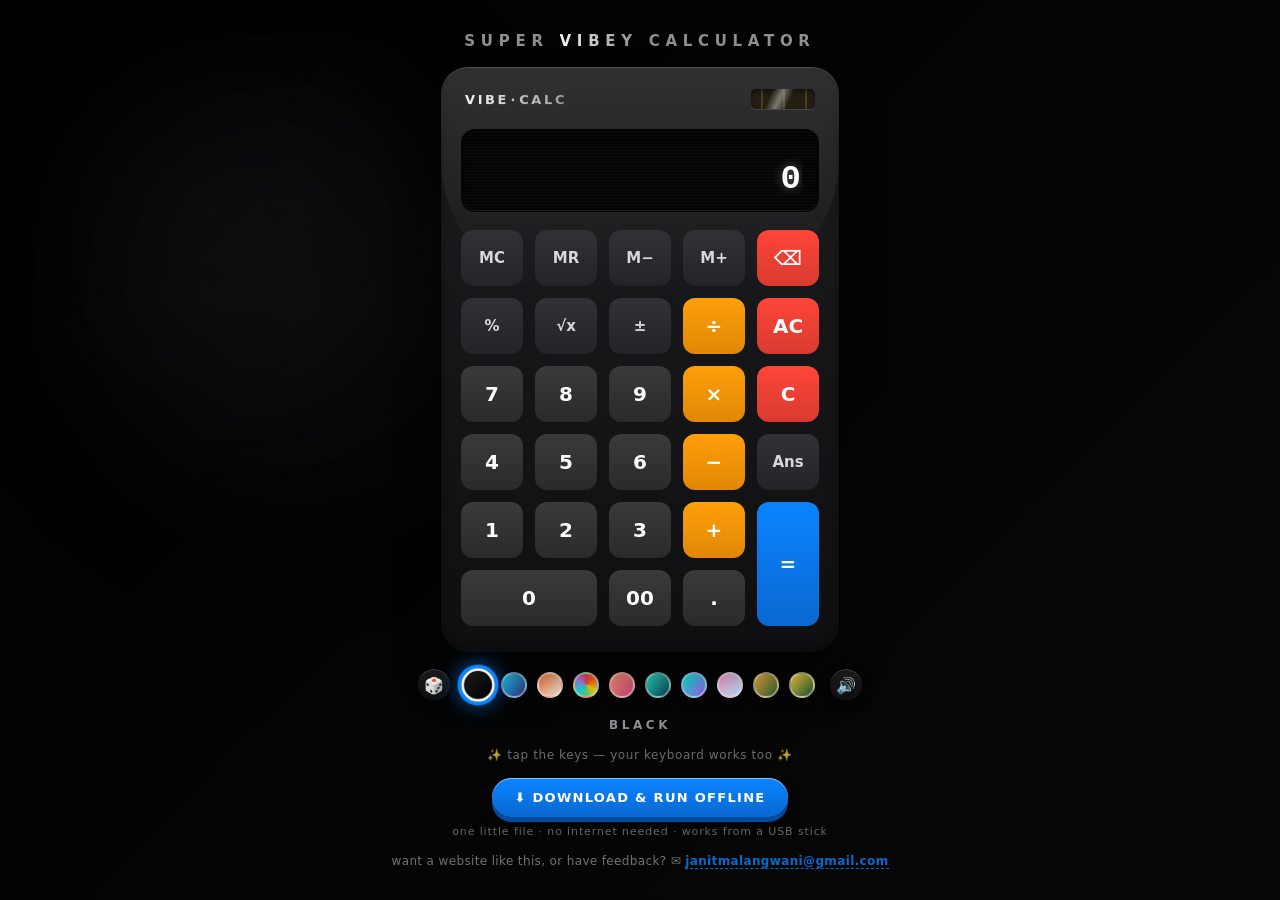
<file: index.html>
<!doctype html>
<html lang="en">
<head>
<meta charset="utf-8">
<meta name="viewport" content="width=device-width, initial-scale=1, viewport-fit=cover">
<meta name="theme-color" content="#000000">
<title>Vibe Calc 🧮</title>
<link rel="icon" href="data:image/svg+xml,<svg xmlns='http://www.w3.org/2000/svg' viewBox='0 0 100 100'><text y='.9em' font-size='90'>🧮</text></svg>">
<link rel="stylesheet" href="styles.css">
</head>
<body data-theme="black">
  <span class="blob b1"></span>
  <span class="blob b2"></span>

  <main>
    <h1 class="tagline">super <span>vibey</span> calculator</h1>

    <div class="stage">
      <div class="calc pop" id="calc" aria-label="Calculator">

        <div class="calc-head">
          <div class="brand" title="made by janit">VIBE<span>·</span>CALC</div>
          <div class="solar" aria-hidden="true"></div>
        </div>

        <div class="display">
          <div class="disp-top">
            <span class="mem" id="mem" aria-hidden="true">M</span>
            <span class="formula" id="formula">&nbsp;</span>
          </div>
          <div class="screen" id="screen">0</div>
        </div>

        <div class="keypad" id="keypad">
          <!-- memory & utility row -->
          <button class="key fn" data-key="mc" style="--hue:300" aria-label="memory clear">MC</button>
          <button class="key fn" data-key="mr" style="--hue:330" aria-label="memory recall">MR</button>
          <button class="key fn" data-key="m-" style="--hue:0" aria-label="memory subtract">M−</button>
          <button class="key fn" data-key="m+" style="--hue:30" aria-label="memory add">M+</button>
          <button class="key danger" data-key="bs" style="--hue:60" aria-label="backspace">⌫</button>

          <!-- function row -->
          <button class="key fn" data-key="pct" style="--hue:90">%</button>
          <button class="key fn" data-key="sqrt" style="--hue:120">√x</button>
          <button class="key fn" data-key="neg" style="--hue:150">±</button>
          <button class="key op" data-key="div" style="--hue:180">÷</button>
          <button class="key danger" data-key="ac" style="--hue:210">AC</button>

          <!-- numbers 7 8 9 -->
          <button class="key num" data-key="7" style="--hue:240">7</button>
          <button class="key num" data-key="8" style="--hue:270">8</button>
          <button class="key num" data-key="9" style="--hue:300">9</button>
          <button class="key op" data-key="mul" style="--hue:330">×</button>
          <button class="key danger" data-key="c" style="--hue:0">C</button>

          <!-- numbers 4 5 6 -->
          <button class="key num" data-key="4" style="--hue:30">4</button>
          <button class="key num" data-key="5" style="--hue:60">5</button>
          <button class="key num" data-key="6" style="--hue:90">6</button>
          <button class="key op" data-key="sub" style="--hue:120">−</button>
          <button class="key fn" data-key="ans" style="--hue:150">Ans</button>

          <!-- numbers 1 2 3 -->
          <button class="key num" data-key="1" style="--hue:180">1</button>
          <button class="key num" data-key="2" style="--hue:210">2</button>
          <button class="key num" data-key="3" style="--hue:240">3</button>
          <button class="key op" data-key="add" style="--hue:270">+</button>
          <button class="key eq" data-key="eq" style="--hue:210" aria-label="equals">=</button>

          <!-- bottom row: double-wide zero -->
          <button class="key num zero" data-key="0" style="--hue:300">0</button>
          <button class="key num" data-key="00" style="--hue:330">00</button>
          <button class="key num" data-key="dot" style="--hue:0">.</button>
        </div>

      </div>
    </div>

    <div class="controls">
      <button class="mini-btn" id="dice" title="Surprise me" aria-label="random theme">🎲</button>
      <div class="swatches" id="swatches" aria-label="theme picker"></div>
      <button class="mini-btn" id="soundBtn" title="Toggle sound" aria-label="toggle sound">🔊</button>
    </div>

    <p class="theme-name" id="themeName">Midnight</p>
    <p class="hint">✨ tap the keys — your keyboard works too ✨</p>

    <div class="download">
      <a class="download-btn" href="vibe-calc.html" download="vibe-calc-offline.html">⬇ download &amp; run offline</a>
      <p class="download-note">one little file · no internet needed · works from a USB stick</p>
    </div>

    <p class="contact">
      <span class="contact-long">want a website like this, or have feedback? ✉️ </span>
      <a href="mailto:janitmalangwani@gmail.com?subject=Website%20enquiry">janitmalangwani@gmail.com</a>
    </p>
  </main>

  <!-- credit popup -->
  <div class="modal-overlay" id="creditModal" role="dialog" aria-modal="true" aria-labelledby="creditTitle" aria-hidden="true">
    <div class="modal-card">
      <button type="button" class="modal-close" aria-label="close">&times;</button>
      <div class="modal-emoji" aria-hidden="true">🧮</div>
      <h2 class="modal-title" id="creditTitle">made by <span>janit</span></h2>
      <p class="modal-text">the vibiest little calculator on the web — crafted with love, one key at a time ✨</p>
      <div class="modal-contact">
        <span class="modal-contact-label">want a website like this? feedback? 💌</span>
        <a class="modal-contact-link" href="mailto:janitmalangwani@gmail.com?subject=Website%20enquiry">✉️ janitmalangwani@gmail.com</a>
      </div>
      <button type="button" class="modal-btn">got it</button>
    </div>
  </div>

  <script src="app.js"></script>
</body>
</html>
</file>
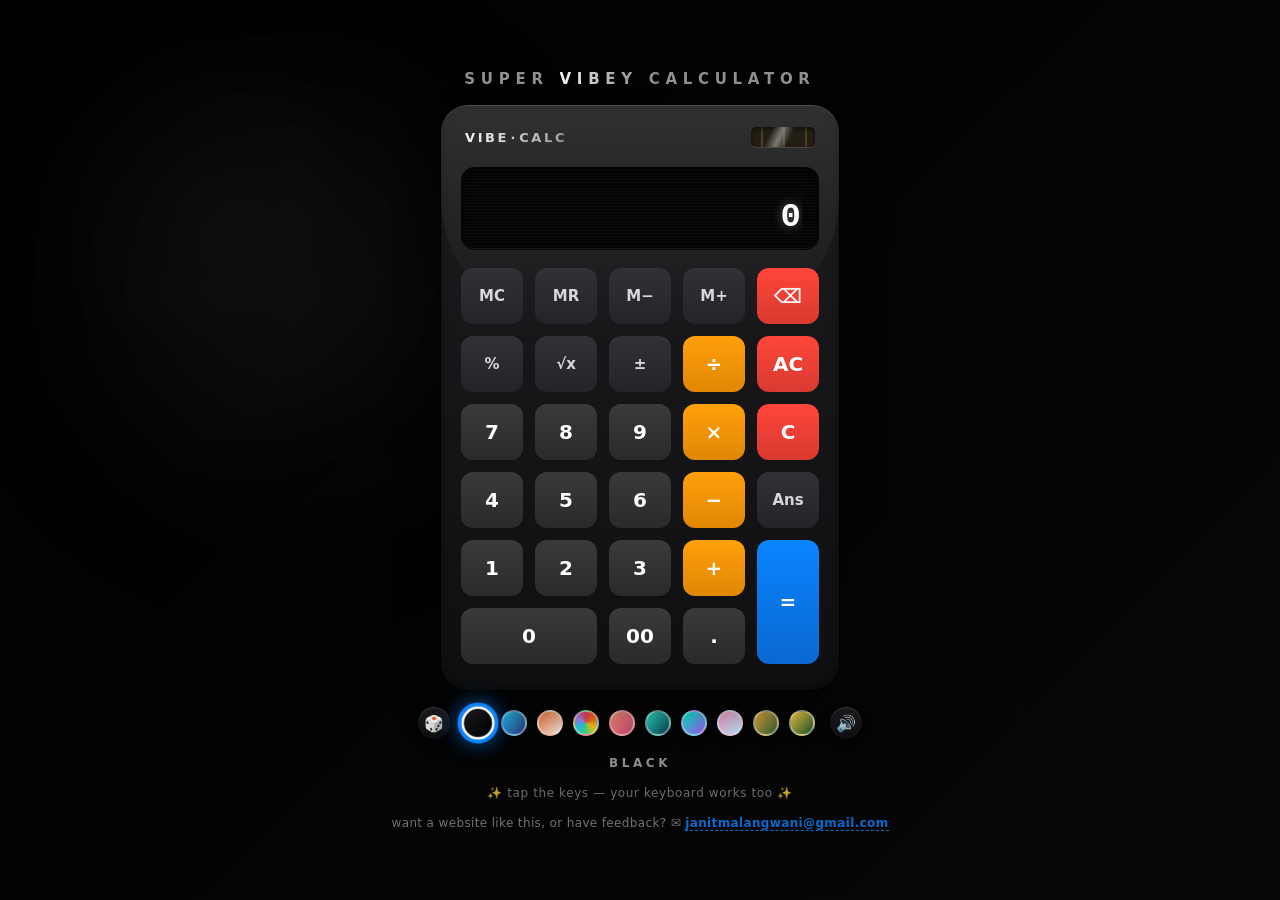
<file: vibe-calc.html>
<!doctype html>
<!-- ============================================================
     VIBE CALC — single-file offline build
     Everything (CSS + JS) is inlined, so this one file runs
     anywhere with no internet and no other files.
     To use: double-click this file, or open it in any browser.
     NOTE: generated by build-offline.py — edit index.html /
     styles.css / app.js instead, then rebuild.
     ============================================================ -->
<html lang="en">
<head>
<meta charset="utf-8">
<meta name="viewport" content="width=device-width, initial-scale=1, viewport-fit=cover">
<meta name="theme-color" content="#000000">
<title>Vibe Calc 🧮</title>
<link rel="icon" href="data:image/svg+xml,<svg xmlns='http://www.w3.org/2000/svg' viewBox='0 0 100 100'><text y='.9em' font-size='90'>🧮</text></svg>">
<style>
/* ============================================================
   VIBE CALC — styles
   ============================================================ */

@property --ang {
  syntax: '<angle>';
  inherits: false;
  initial-value: 0deg;
}

* { box-sizing: border-box; margin: 0; padding: 0; }

:root {
  --mono: ui-monospace, 'Cascadia Mono', 'Segoe UI Mono', 'SF Mono', Menlo, Consolas, 'Courier New', monospace;
  --sans: system-ui, -apple-system, 'Segoe UI', Roboto, 'Helvetica Neue', Arial, sans-serif;
}

html, body { height: 100%; }

body {
  font-family: var(--sans);
  user-select: none;
  -webkit-user-select: none; /* iOS Safari */
  -webkit-touch-callout: none; /* iOS long-press callout */
  -webkit-tap-highlight-color: transparent;
  touch-action: manipulation;
  background: linear-gradient(135deg, var(--bg1), var(--bg2), var(--bg3));
  background-size: 300% 300%;
  animation: bgShift 16s ease infinite;
  color: var(--text);
  transition: background 0.6s ease;
  overflow-x: hidden;
}
body.modal-open { overflow: hidden; } /* no scrolling behind the popup */

/* ---------------- animated background blobs ---------------- */
.blob {
  position: fixed;
  width: 46vmax; height: 46vmax;
  border-radius: 50%;
  filter: blur(72px);
  opacity: .45;
  pointer-events: none;
  z-index: -1;
  animation: blobMove 22s ease-in-out infinite;
  background: radial-gradient(circle, var(--blob1), transparent 65%);
}
.blob.b2 {
  background: radial-gradient(circle, var(--blob2), transparent 65%);
  width: 38vmax; height: 38vmax;
  animation-delay: -11s;
}
@keyframes blobMove {
  0%, 100% { transform: translate(-10%, -6%) scale(1); }
  33%      { transform: translate(16%, 8%) scale(1.18); }
  66%      { transform: translate(2%, 16%) scale(.9); }
}
@keyframes bgShift {
  0%, 100% { background-position: 0% 50%; }
  50%      { background-position: 100% 50%; }
}

/* ---------------- layout ---------------- */
main {
  min-height: 100vh; /* fallback for older mobile browsers */
  min-height: 100svh;
  display: flex;
  flex-direction: column;
  align-items: center;
  gap: 16px;
  padding: 28px 16px;
  padding-top: calc(28px + env(safe-area-inset-top));
  padding-bottom: calc(28px + env(safe-area-inset-bottom));
  padding-left: calc(16px + env(safe-area-inset-left));
  padding-right: calc(16px + env(safe-area-inset-right));
}

.tagline {
  font-size: clamp(12px, 2.4vw, 15px);
  font-weight: 800;
  letter-spacing: .38em;
  text-transform: uppercase;
  color: var(--text);
  text-align: center;
  margin-top: auto; /* scroll-safe centering: never clips on short screens */
}
.tagline span {
  background: linear-gradient(90deg, var(--brand1), var(--brand2));
  -webkit-background-clip: text;
  background-clip: text;
  color: transparent;
  -webkit-text-fill-color: transparent;
}

.stage { animation: floaty 7s ease-in-out infinite; will-change: transform; }
@keyframes floaty {
  0%, 100% { transform: translateY(0); }
  50%      { transform: translateY(-9px); }
}

/* ---------------- calculator shell ---------------- */
.calc {
  position: relative;
  width: min(92vw, 400px);
  border-radius: 28px;
  padding: 22px 20px 26px;
  background: linear-gradient(180deg, var(--body1), var(--body2));
  border: 1px solid var(--rim);
  box-shadow:
    0 28px 55px -18px rgba(0, 0, 0, .6),
    0 10px 24px -12px rgba(0, 0, 0, .45),
    inset 0 1px 0 rgba(255, 255, 255, .16),
    inset 0 -4px 10px rgba(0, 0, 0, .35);
  transition: background .6s ease, border-color .6s ease;
}
.calc::before { /* glossy top strip */
  content: '';
  position: absolute;
  inset: 0 0 auto 0;
  height: 40%;
  border-radius: 28px 28px 40% 40% / 28px 28px 60% 60%;
  background: linear-gradient(180deg, rgba(255,255,255,.09), transparent);
  pointer-events: none;
}
#calc.pop {
  animation: popIn .8s cubic-bezier(.34, 1.56, .64, 1) both;
}
@keyframes popIn {
  0%   { transform: scale(.5) translateY(90px) rotate(-4deg); opacity: 0; }
  60%  { transform: scale(1.05) translateY(-10px) rotate(1deg); opacity: 1; }
  100% { transform: scale(1) translateY(0) rotate(0); opacity: 1; }
}

/* ---------------- head: brand + solar cell ---------------- */
.calc-head {
  display: flex;
  align-items: center;
  justify-content: space-between;
  padding: 0 4px 4px;
}
.brand {
  font-weight: 900;
  font-size: 13px;
  letter-spacing: .2em;
  background: linear-gradient(90deg, var(--brand1), var(--brand2));
  -webkit-background-clip: text;
  background-clip: text;
  color: transparent;
  -webkit-text-fill-color: transparent;
  text-shadow: 0 1px 0 rgba(255,255,255,.06);
  cursor: pointer; /* brand doubles as the credit popup trigger */
}
.brand span { margin: 0 .1em; }
.solar {
  width: 64px;
  height: 20px;
  border-radius: 5px;
  background: repeating-linear-gradient(90deg, #241f14 0 10px, #4c4022 10px 12px, #241f14 12px 22px);
  box-shadow: inset 0 2px 5px rgba(0,0,0,.6), 0 1px 0 rgba(255,255,255,.12);
  position: relative;
  overflow: hidden;
}
.solar::after {
  content: '';
  position: absolute;
  inset: 0;
  background: linear-gradient(115deg, transparent 30%, rgba(255,255,255,.4) 45%, transparent 60%);
}

/* ---------------- display ---------------- */
.display {
  position: relative;
  margin: 16px 0 18px;
  padding: 12px 16px 10px;
  border-radius: 14px;
  background: var(--display-bg);
  border: 1px solid rgba(0,0,0,.45);
  box-shadow: inset 0 5px 12px rgba(0,0,0,.5), inset 0 -1px 0 rgba(255,255,255,.07);
  overflow: hidden;
  transition: background .6s ease;
}
.display::before { /* LCD scanlines */
  content: '';
  position: absolute;
  inset: 0;
  background: repeating-linear-gradient(0deg, rgba(255,255,255,.022) 0 1px, transparent 1px 3px);
  pointer-events: none;
}
.disp-top {
  display: flex;
  justify-content: space-between;
  align-items: center;
  gap: 8px;
  min-height: 16px;
}
.mem {
  font-family: var(--mono);
  font-size: 10px;
  font-weight: 700;
  color: var(--display-dim);
  border: 1px solid var(--display-dim);
  border-radius: 4px;
  padding: 0 4px;
  opacity: 0;
  transition: opacity .25s ease;
  line-height: 1.4;
}
.formula {
  font-family: var(--mono);
  font-size: 12px;
  letter-spacing: .04em;
  color: var(--display-dim);
  text-align: right;
  white-space: nowrap;
  overflow: hidden;
  text-overflow: ellipsis;
  max-width: 100%;
}
.screen {
  font-family: var(--mono);
  font-variant-numeric: tabular-nums;
  font-size: clamp(26px, 7.2vw, 34px);
  font-weight: 700;
  line-height: 1.25;
  text-align: right;
  color: var(--display-fg);
  text-shadow: 0 0 12px var(--display-glow);
  letter-spacing: .03em;
  white-space: nowrap;
  overflow: hidden;
  transition: color .5s ease, text-shadow .5s ease, font-size .18s ease;
}
.screen.small { font-size: clamp(20px, 5.6vw, 26px); }
.screen.err {
  color: #ff5d6c;
  text-shadow: 0 0 14px rgba(255, 60, 80, .7);
  animation: shake .45s ease;
}
.screen.bump { animation: bump .22s cubic-bezier(.34, 1.56, .64, 1); }
@keyframes bump {
  0%   { transform: scale(1); }
  40%  { transform: scale(1.07); }
  100% { transform: scale(1); }
}
@keyframes shake {
  10%, 90%      { transform: translateX(-2px); }
  20%, 80%      { transform: translateX(3px); }
  30%, 50%, 70% { transform: translateX(-5px); }
  40%, 60%      { transform: translateX(5px); }
}
.display.shake { animation: shake .45s ease; }

/* ---------------- keypad & vibey keys ---------------- */
.keypad {
  display: grid;
  grid-template-columns: repeat(5, 1fr);
  grid-auto-rows: 1fr;
  gap: clamp(8px, 1.8vw, 12px);
}

.key {
  position: relative;
  border: none;
  border-radius: 12px;
  font-family: inherit;
  font-weight: 800;
  font-size: clamp(16px, 4.4vw, 20px);
  min-height: clamp(42px, 11vw, 56px);
  cursor: pointer;
  touch-action: manipulation;
  display: flex;
  align-items: center;
  justify-content: center;
  color: var(--kn-fg);
  background: linear-gradient(180deg, var(--kn1), var(--kn2));
  transition: transform .18s cubic-bezier(.34, 1.56, .64, 1),
              box-shadow .18s cubic-bezier(.34, 1.56, .64, 1),
              filter .2s ease;
}
.key.fn  { font-size: clamp(12px, 3.3vw, 15px); }

.key.num { background: linear-gradient(180deg, var(--kn1), var(--kn2)); color: var(--kn-fg); --k-sh: 0 5px 0 var(--kn-sh); --k-sh-p: 0 1px 0 var(--kn-sh); }
.key.op  { background: linear-gradient(180deg, var(--ko1), var(--ko2)); color: var(--ko-fg); --k-sh: 0 5px 0 var(--ko-sh); --k-sh-p: 0 1px 0 var(--ko-sh); }
.key.eq  { background: linear-gradient(180deg, var(--ke1), var(--ke2)); color: var(--ke-fg); --k-sh: 0 5px 0 var(--ke-sh); --k-sh-p: 0 1px 0 var(--ke-sh); }
.key.fn  { background: linear-gradient(180deg, var(--kf1), var(--kf2)); color: var(--kf-fg); --k-sh: 0 4px 0 var(--kf-sh); --k-sh-p: 0 1px 0 var(--kf-sh); }
.key.danger { background: linear-gradient(180deg, var(--kd1), var(--kd2)); color: var(--kd-fg); --k-sh: 0 5px 0 var(--kd-sh); --k-sh-p: 0 1px 0 var(--kd-sh); }

.key {
  box-shadow:
    var(--k-sh),
    var(--k-glow, none),
    0 9px 16px -8px rgba(0, 0, 0, .5),
    inset 0 1px 0 rgba(255, 255, 255, .55),
    inset 0 -3px 5px rgba(0, 0, 0, .14);
}
.key:active, .key.pressed {
  transform: translateY(4px) scale(.965);
  box-shadow:
    var(--k-sh-p),
    var(--k-glow, none),
    0 4px 8px -6px rgba(0, 0, 0, .45),
    inset 0 2px 5px rgba(0, 0, 0, .22),
    inset 0 1px 0 rgba(255, 255, 255, .3);
}
.key:focus-visible { outline: 2px solid var(--accent); outline-offset: 2px; }
.key.zero { grid-column: span 2; }
.key.eq { grid-row: span 2; }

.ripple {
  position: absolute;
  inset: 0;
  border-radius: inherit;
  background: radial-gradient(circle at var(--x, 50%) var(--y, 50%), rgba(255,255,255,.55), transparent 62%);
  opacity: 0;
  animation: rip .45s ease-out forwards;
  pointer-events: none;
}
@keyframes rip {
  from { opacity: 1; transform: scale(.3); }
  to   { opacity: 0; transform: scale(1.45); }
}

/* ---------------- confetti ---------------- */
.particle {
  position: fixed;
  z-index: 999;
  pointer-events: none;
  border-radius: 3px;
  opacity: 0;
  animation: particle .9s cubic-bezier(.15, .6, .4, 1) forwards;
}
@keyframes particle {
  0%   { opacity: 1; transform: translate(0, 0) rotate(0) scale(1); }
  100% { opacity: 0; transform: translate(var(--tx, 0), var(--ty, 0)) rotate(var(--rot, 0)) scale(.5); }
}

/* ---------------- credit modal ---------------- */
.modal-overlay {
  position: fixed;
  inset: 0;
  z-index: 1000;
  display: flex;
  align-items: center;
  justify-content: center;
  padding: 24px;
  background: rgba(3, 5, 14, .55);
  -webkit-backdrop-filter: blur(8px);
  backdrop-filter: blur(8px);
  overscroll-behavior: contain;
  opacity: 0;
  visibility: hidden;
  transition: opacity .28s ease, visibility .28s ease;
}
.modal-overlay.open { opacity: 1; visibility: visible; }

.modal-card {
  position: relative;
  width: min(88vw, 360px);
  border-radius: 24px;
  padding: 36px 26px 24px;
  background: linear-gradient(180deg, var(--body1), var(--body2));
  border: 1px solid var(--rim);
  box-shadow:
    0 30px 60px -20px rgba(0, 0, 0, .7),
    0 10px 24px -12px rgba(0, 0, 0, .5),
    inset 0 1px 0 rgba(255, 255, 255, .16);
  text-align: center;
  transform: scale(.88) translateY(16px);
  transition: transform .3s cubic-bezier(.34, 1.56, .64, 1);
}
.modal-overlay.open .modal-card { transform: scale(1) translateY(0); }

.modal-card::before { /* glossy strip, matches the calc shell */
  content: '';
  position: absolute;
  inset: 0 0 auto 0;
  height: 46%;
  border-radius: 24px 24px 40% 40% / 24px 24px 60% 60%;
  background: linear-gradient(180deg, rgba(255,255,255,.09), transparent);
  pointer-events: none;
}

.modal-close {
  position: absolute;
  top: 12px;
  right: 12px;
  width: 32px;
  height: 32px;
  border-radius: 50%;
  border: 1px solid var(--rim);
  background: linear-gradient(180deg, var(--body1), var(--body2));
  color: var(--text);
  font-size: 18px;
  line-height: 1;
  cursor: pointer;
  display: flex;
  align-items: center;
  justify-content: center;
  box-shadow: 0 2px 6px rgba(0, 0, 0, .3);
  transition: transform .15s cubic-bezier(.34, 1.56, .64, 1), filter .15s ease;
}
.modal-close:active { transform: scale(.88); }

.modal-emoji { font-size: 46px; line-height: 1; margin-bottom: 12px; }
.modal-title {
  font-size: 22px;
  font-weight: 900;
  letter-spacing: .1em;
  text-transform: uppercase;
  color: var(--text);
}
.modal-title span {
  background: linear-gradient(90deg, var(--brand1), var(--brand2));
  -webkit-background-clip: text;
  background-clip: text;
  color: transparent;
  -webkit-text-fill-color: transparent;
}
.modal-text {
  margin-top: 10px;
  font-size: 13px;
  line-height: 1.55;
  color: var(--text);
  opacity: .82;
}
.modal-btn {
  margin-top: 22px;
  width: 100%;
  padding: 13px;
  border: none;
  border-radius: 12px;
  font-family: inherit;
  font-size: 14px;
  font-weight: 800;
  letter-spacing: .14em;
  text-transform: uppercase;
  cursor: pointer;
  color: var(--ke-fg);
  background: linear-gradient(180deg, var(--ke1), var(--ke2));
  box-shadow:
    0 5px 0 var(--ke-sh),
    0 9px 16px -8px rgba(0, 0, 0, .5),
    inset 0 1px 0 rgba(255, 255, 255, .5);
  transition: transform .18s cubic-bezier(.34, 1.56, .64, 1),
              box-shadow .18s cubic-bezier(.34, 1.56, .64, 1),
              filter .2s ease;
}
.modal-btn:active {
  transform: translateY(4px);
  box-shadow:
    0 1px 0 var(--ke-sh),
    0 4px 8px -6px rgba(0, 0, 0, .45),
    inset 0 2px 5px rgba(0, 0, 0, .22);
}

/* ---------------- modal contact ---------------- */
.modal-contact {
  margin-top: 18px;
  padding-top: 16px;
  border-top: 1px dashed var(--rim);
  display: flex;
  flex-direction: column;
  align-items: center;
  gap: 10px;
}
.modal-contact-label {
  font-size: 12px;
  letter-spacing: .03em;
  color: var(--text);
  opacity: .85;
}
.modal-contact-link {
  display: inline-flex;
  align-items: center;
  gap: 6px;
  font-size: 13.5px;
  font-weight: 800;
  letter-spacing: .02em;
  padding: 9px 16px;
  border-radius: 999px;
  text-decoration: none;
  color: var(--ke-fg);
  background: linear-gradient(180deg, var(--ke1), var(--ke2));
  box-shadow:
    0 4px 0 var(--ke-sh),
    0 8px 16px -8px rgba(0, 0, 0, .5),
    inset 0 1px 0 rgba(255, 255, 255, .5);
  transition: transform .18s cubic-bezier(.34, 1.56, .64, 1),
              box-shadow .18s cubic-bezier(.34, 1.56, .64, 1),
              filter .2s ease;
}
.modal-contact-link:active {
  transform: translateY(3px);
  box-shadow:
    0 1px 0 var(--ke-sh),
    0 4px 8px -6px rgba(0, 0, 0, .45),
    inset 0 2px 5px rgba(0, 0, 0, .22);
}

/* ---------------- controls ---------------- */
.controls {
  display: flex;
  align-items: center;
  gap: 14px;
  flex-wrap: wrap;
  justify-content: center;
}
.mini-btn {
  width: 34px; height: 34px;
  border-radius: 50%;
  border: 1px solid var(--rim);
  background: linear-gradient(180deg, var(--body1), var(--body2));
  color: var(--text);
  font-size: 16px;
  cursor: pointer;
  display: flex;
  align-items: center;
  justify-content: center;
  box-shadow: 0 3px 8px rgba(0,0,0,.3), inset 0 1px 0 rgba(255,255,255,.15);
  transition: transform .15s cubic-bezier(.34,1.56,.64,1), filter .15s ease;
}
.mini-btn:active { transform: scale(.9); }
.mini-btn.off { filter: grayscale(1); opacity: .65; }

.swatches { display: flex; gap: 10px; flex-wrap: wrap; justify-content: center; }
.swatch {
  width: 26px; height: 26px;
  border-radius: 50%;
  border: 2px solid rgba(255,255,255,.4);
  cursor: pointer;
  box-shadow: 0 3px 8px rgba(0,0,0,.35);
  transition: transform .2s cubic-bezier(.34,1.56,.64,1), box-shadow .2s ease, border-color .2s ease;
}
.swatch.active {
  transform: scale(1.28);
  border-color: #fff;
  box-shadow: 0 0 0 3px var(--accent), 0 0 18px var(--accent);
}

.theme-name {
  font-size: 12px;
  font-weight: 700;
  letter-spacing: .3em;
  text-transform: uppercase;
  color: var(--text);
  text-align: center;
  min-height: 1.2em;
}
.hint {
  font-size: 12px;
  letter-spacing: .05em;
  color: var(--text);
  opacity: .75;
  text-align: center;
}
.contact {
  font-size: 12px;
  letter-spacing: .03em;
  color: var(--text);
  opacity: .8;
  text-align: center;
  margin-bottom: auto; /* scroll-safe centering: never clips on short screens */
}
.contact a {
  color: var(--accent);
  font-weight: 700;
  text-decoration: none;
  border-bottom: 1px dashed var(--accent);
  transition: color .2s ease, border-bottom-color .2s ease;
}

/* ---------------- offline download ---------------- */
.download {
  display: flex;
  flex-direction: column;
  align-items: center;
  gap: 8px;
}
.download-btn {
  display: inline-flex;
  align-items: center;
  gap: 8px;
  padding: 12px 22px;
  border-radius: 999px;
  text-decoration: none;
  font-family: inherit;
  font-size: 13px;
  font-weight: 800;
  letter-spacing: .1em;
  text-transform: uppercase;
  color: var(--ke-fg);
  background: linear-gradient(180deg, var(--ke1), var(--ke2));
  box-shadow:
    0 5px 0 var(--ke-sh),
    0 9px 16px -8px rgba(0, 0, 0, .5),
    inset 0 1px 0 rgba(255, 255, 255, .5);
  transition: transform .18s cubic-bezier(.34, 1.56, .64, 1),
              box-shadow .18s cubic-bezier(.34, 1.56, .64, 1),
              filter .2s ease;
}
.download-btn:active {
  transform: translateY(4px);
  box-shadow:
    0 1px 0 var(--ke-sh),
    0 4px 8px -6px rgba(0, 0, 0, .45),
    inset 0 2px 5px rgba(0, 0, 0, .22);
}
.download-btn:focus-visible { outline: 2px solid var(--accent); outline-offset: 2px; }
.download-note {
  font-size: 11px;
  letter-spacing: .08em;
  color: var(--text);
  opacity: .7;
  text-align: center;
}

/* ============================================================
   THEMES
   ============================================================ */

/* ---------- Midnight (dark) ---------- */
[data-theme="dark"] {
  --bg1: #0a0e1a; --bg2: #131c36; --bg3: #0b1020;
  --blob1: #22d3ee; --blob2: #8b5cf6;
  --text: #94a3c8;
  --brand1: #22d3ee; --brand2: #a78bfa;
  --body1: #1e2542; --body2: #12172b;
  --rim: #070a18;
  --display-bg: #0a0f1e;
  --display-fg: #9ff4ff;
  --display-dim: #3f6a86;
  --display-glow: rgba(34, 211, 238, .65);
  --accent: #22d3ee;
  --kn1: #eceffb; --kn2: #c8d1ec; --kn-fg: #1a2138; --kn-sh: #98a4c9;
  --ko1: #3a4a7d; --ko2: #27335c; --ko-fg: #cfe4ff; --ko-sh: #1a2342;
  --ke1: #22d3ee; --ke2: #0aa2bd; --ke-fg: #04222a; --ke-sh: #087a91;
  --kf1: #28335c; --kf2: #1d2444; --kf-fg: #9fb3e8; --kf-sh: #121831;
  --kd1: #e0526b; --kd2: #b93a55; --kd-fg: #fff;    --kd-sh: #8c2740;
}

/* ---------- Black (OLED) ---------- */
[data-theme="black"] {
  color-scheme: dark;
  --bg1: #000000; --bg2: #0b0b0d; --bg3: #000000;
  --blob1: #232327; --blob2: #3a3a40;
  --text: #8e8e93;
  --brand1: #f5f5f7; --brand2: #8e8e93;
  --body1: #1c1c1e; --body2: #0f0f11;
  --rim: #000000;
  --display-bg: #050506;
  --display-fg: #ffffff;
  --display-dim: #5f5f66;
  --display-glow: rgba(255, 255, 255, .35);
  --accent: #0a84ff;
  --kn1: #3a3a3c; --kn2: #2a2a2c; --kn-fg: #ffffff; --kn-sh: #131316;
  --ko1: #ff9f0a; --ko2: #e08705; --ko-fg: #ffffff; --ko-sh: #a86403;
  --ke1: #0a84ff; --ke2: #0a68d1; --ke-fg: #ffffff; --ke-sh: #064a9e;
  --kf1: #323236; --kf2: #242428; --kf-fg: #d7d7dc; --kf-sh: #101013;
  --kd1: #ff453a; --kd2: #d93a30; --kd-fg: #ffffff; --kd-sh: #9e271f;
}
[data-theme="black"] .blob { opacity: .25; }

/* ---------- Paper (light) ---------- */
[data-theme="light"] {
  --bg1: #fdf6ec; --bg2: #ffffff; --bg3: #f3e7d8;
  --blob1: #ffb37a; --blob2: #9ecbff;
  --text: #7a6a52;
  --brand1: #ff7a3d; --brand2: #e85d1f;
  --body1: #ffffff; --body2: #f2eadd;
  --rim: #d8ccba;
  --display-bg: #33291f;
  --display-fg: #ffe9c4;
  --display-dim: #9c8a68;
  --display-glow: rgba(255, 190, 110, .4);
  --accent: #ff7a3d;
  --kn1: #ffffff; --kn2: #e9e1d2; --kn-fg: #3a332b; --kn-sh: #cfc3ab;
  --ko1: #e8dcc8; --ko2: #d6c6a9; --ko-fg: #6b5d44; --ko-sh: #b3a285;
  --ke1: #ff7a3d; --ke2: #e85d1f; --ke-fg: #fff;    --ke-sh: #b84414;
  --kf1: #f3ecdf; --kf2: #e6dac6; --kf-fg: #8a7a5f; --kf-sh: #c9b998;
  --kd1: #f0564f; --kd2: #d63c36; --kd-fg: #fff;    --kd-sh: #a02a26;
}

/* ---------- Rainbow ---------- */
[data-theme="rainbow"] {
  --bg1: #2b0a3d; --bg2: #3d0a2b; --bg3: #0a2b3d;
  --blob1: #f43f5e; --blob2: #22d3ee;
  --text: #e7d9f5;
  --brand1: #f43f5e; --brand2: #22d3ee;
  --body1: #2a1440; --body2: #1c0b2e;
  --rim: #4a1f6e;
  --display-bg: #140a22;
  --display-fg: #ffffff;
  --display-dim: #9a86b8;
  --display-glow: rgba(196, 130, 255, .55);
  --accent: #f472b6;
  --kn1: #f43f5e; --kn2: #f97316; --kn-fg: #3d0a2b; --kn-sh: #c2410c;
  --ko1: #4ade80; --ko2: #22d3ee; --ko-fg: #04243a; --ko-sh: #0e7490;
  --ke1: #ffffff; --ke2: #fce7f3; --ke-fg: #7a0f2e; --ke-sh: #e06aa0;
  --kf1: #a78bfa; --kf2: #8b5cf6; --kf-fg: #fff;    --kf-sh: #6d28d9;
  --kd1: #fb7185; --kd2: #f43f5e; --kd-fg: #fff;    --kd-sh: #be123c;
}
[data-theme="rainbow"] .calc {
  background: conic-gradient(from var(--ang, 0deg), #f43f5e, #f97316, #facc15, #4ade80, #22d3ee, #a78bfa, #f43f5e);
  border-color: #f0abfc;
}
[data-theme="rainbow"] #calc.pop {
  animation: popIn .8s cubic-bezier(.34, 1.56, .64, 1) both, spinAng 9s linear infinite;
}
@keyframes spinAng { to { --ang: 360deg; } }
[data-theme="rainbow"] .key {
  background: linear-gradient(180deg, hsl(var(--hue, 0) 95% 85%), hsl(var(--hue, 0) 95% 62%));
  color: hsl(var(--hue, 0) 75% 18%);
  --k-sh: 0 5px 0 hsl(var(--hue, 0) 88% 42%);
  --k-sh-p: 0 1px 0 hsl(var(--hue, 0) 88% 42%);
  --k-glow: 0 0 12px hsl(var(--hue, 0) 95% 60% / .4);
}
[data-theme="rainbow"] .key.eq {
  background: linear-gradient(180deg, #ffffff, #ffe3ee);
  color: #8a0f3a;
  --k-sh: 0 5px 0 #e06aa0;
  --k-sh-p: 0 1px 0 #e06aa0;
  --k-glow: 0 0 16px rgba(244, 114, 182, .55);
}

/* ---------- Sunset ---------- */
[data-theme="sunset"] {
  --bg1: #2a1530; --bg2: #5a1d3a; --bg3: #3a1024;
  --blob1: #ff9a76; --blob2: #c94277;
  --text: #f3c9d8;
  --brand1: #ff9a76; --brand2: #ff6b6b;
  --body1: #7c3653; --body2: #5c2440;
  --rim: #3d1730;
  --display-bg: #3a1d2b;
  --display-fg: #ffd9a0;
  --display-dim: #a5716b;
  --display-glow: rgba(255, 170, 120, .5);
  --accent: #ff8c5a;
  --kn1: #ffe9d6; --kn2: #ffd5b0; --kn-fg: #5c3a28; --kn-sh: #d9a97e;
  --ko1: #b05b7d; --ko2: #91466a; --ko-fg: #ffe1ef; --ko-sh: #6f3350;
  --ke1: #ff8c5a; --ke2: #f26b3f; --ke-fg: #fff;    --ke-sh: #c24a22;
  --kf1: #d98ba0; --kf2: #c56f88; --kf-fg: #fff;    --kf-sh: #a0536c;
  --kd1: #e5476b; --kd2: #c92f54; --kd-fg: #fff;    --kd-sh: #99203e;
}

/* ---------- Ocean ---------- */
[data-theme="ocean"] {
  --bg1: #041d2b; --bg2: #0a3a52; --bg3: #06273c;
  --blob1: #2ee6c8; --blob2: #3d8bfd;
  --text: #9fd8e6;
  --brand1: #2ee6c8; --brand2: #3d8bfd;
  --body1: #0e5a74; --body2: #0a3f56;
  --rim: #052b3d;
  --display-bg: #03202c;
  --display-fg: #7df9e8;
  --display-dim: #2f7d86;
  --display-glow: rgba(46, 230, 200, .55);
  --accent: #ffb703;
  --kn1: #e3f6ff; --kn2: #bfe9fa; --kn-fg: #0b3347; --kn-sh: #8fcde4;
  --ko1: #1b7d99; --ko2: #145e77; --ko-fg: #d8f6ff; --ko-sh: #0e4557;
  --ke1: #ffb703; --ke2: #f08c00; --ke-fg: #fff;    --ke-sh: #b96a00;
  --kf1: #1e6f8c; --kf2: #16576f; --kf-fg: #c9f1ff; --kf-sh: #0f3d52;
  --kd1: #ff5d5d; --kd2: #d63c3c; --kd-fg: #fff;    --kd-sh: #a02727;
}

/* ---------- Neon ---------- */
[data-theme="neon"] {
  --bg1: #05050c; --bg2: #12071f; --bg3: #06040f;
  --blob1: #00ffd5; --blob2: #a855f7;
  --text: #b8a8e0;
  --brand1: #00ffd5; --brand2: #e879f9;
  --body1: #131326; --body2: #0a0a16;
  --rim: #262648;
  --display-bg: #05050c;
  --display-fg: #b6fff1;
  --display-dim: #3f5f8a;
  --display-glow: rgba(0, 255, 213, .8);
  --accent: #00ffd5;
  --kn1: #171732; --kn2: #0c0c1c; --kn-fg: #d9faff; --kn-sh: #05050f;
  --k-glow: 0 0 12px rgba(0, 255, 213, .28);
  --ko1: #1f1134; --ko2: #130a22; --ko-fg: #e8a0ff; --ko-sh: #0a0514;
  --ke1: #00ffd5; --ke2: #00c9a7; --ke-fg: #00130f; --ke-sh: #00917b;
  --kf1: #0f2033; --kf2: #0a1520; --kf-fg: #7ee0ff; --kf-sh: #060d16;
  --kd1: #ff2e6d; --kd2: #d4144f; --kd-fg: #fff;    --kd-sh: #8f0d35;
}
[data-theme="neon"] .key.op   { --k-glow: 0 0 12px rgba(232, 160, 255, .3); }
[data-theme="neon"] .key.eq   { --k-glow: 0 0 18px rgba(0, 255, 213, .6); }
[data-theme="neon"] .key.fn   { --k-glow: 0 0 10px rgba(126, 224, 255, .22); }
[data-theme="neon"] .key.danger { --k-glow: 0 0 12px rgba(255, 46, 109, .35); }

/* ---------- Candy (pastel) ---------- */
[data-theme="candy"] {
  --bg1: #ffe3f1; --bg2: #e3f6ff; --bg3: #ffe9d6;
  --blob1: #ff9ecb; --blob2: #b8e9ff;
  --text: #a06a8c;
  --brand1: #f76fae; --brand2: #7cc9f0;
  --body1: #fff7fb; --body2: #ffeef6;
  --rim: #f3c6dd;
  --display-bg: #3a2147;
  --display-fg: #ffd3ec;
  --display-dim: #9a6f9e;
  --display-glow: rgba(255, 158, 203, .55);
  --accent: #ff9ecb;
  --kn1: #ffffff; --kn2: #ffeef8; --kn-fg: #a04a7a; --kn-sh: #eec3dd;
  --ko1: #b8e9ff; --ko2: #96d8f8; --ko-fg: #1f6f96; --ko-sh: #6fb8dc;
  --ke1: #ff9ecb; --ke2: #f76fae; --ke-fg: #fff;    --ke-sh: #d14f8c;
  --kf1: #d9f7e8; --kf2: #b9ecd2; --kf-fg: #2f8f6a; --kf-sh: #92cfa9;
  --kd1: #ffb3c8; --kd2: #ff8fb0; --kd-fg: #b3003a; --kd-sh: #e06a93;
}

/* ---------- Retro (classic shop) ---------- */
[data-theme="retro"] {
  --bg1: #d9c9a8; --bg2: #c2ab7f; --bg3: #e0d2b4;
  --blob1: #f2b33c; --blob2: #8faf6a;
  --text: #6b5933;
  --brand1: #6b5533; --brand2: #2f5d34;
  --body1: #e8dcbb; --body2: #d6c69e;
  --rim: #a8905f;
  --display-bg: #171308;
  --display-fg: #f2b33c;
  --display-dim: #7a5c2a;
  --display-glow: rgba(242, 179, 60, .45);
  --accent: #2f5d34;
  --kn1: #f3ecdc; --kn2: #e2d6ba; --kn-fg: #4a3c24; --kn-sh: #bfae88;
  --ko1: #d9cbaa; --ko2: #c4b28a; --ko-fg: #5a4a2c; --ko-sh: #a08e64;
  --ke1: #2f5d34; --ke2: #1f4426; --ke-fg: #eaffdd; --ke-sh: #17331c;
  --kf1: #cdbb94; --kf2: #b8a478; --kf-fg: #6b5933; --kf-sh: #96845c;
  --kd1: #b3442e; --kd2: #8f2f1e; --kd-fg: #ffe9e0; --kd-sh: #6b2013;
}

/* ---------- Forest ---------- */
[data-theme="forest"] {
  --bg1: #06160f; --bg2: #0d2b1c; --bg3: #05110c;
  --blob1: #4ade80; --blob2: #ffd23f;
  --text: #9cc4a4;
  --brand1: #7dff9e; --brand2: #ffd23f;
  --body1: #14502f; --body2: #0d3a22;
  --rim: #062314;
  --display-bg: #081f12;
  --display-fg: #b6ff9e;
  --display-dim: #4d8f5c;
  --display-glow: rgba(126, 255, 158, .5);
  --accent: #ffd23f;
  --kn1: #eaf7dc; --kn2: #cfe8b8; --kn-fg: #23421a; --kn-sh: #a5c78c;
  --ko1: #2a7d4f; --ko2: #1f623c; --ko-fg: #d8ffd9; --ko-sh: #17492c;
  --ke1: #ffd23f; --ke2: #e8a90e; --ke-fg: #3d2c00; --ke-sh: #b37f08;
  --kf1: #24663f; --kf2: #1a4c2f; --kf-fg: #c2f2c9; --kf-sh: #113721;
  --kd1: #e0562e; --kd2: #bd3f1c; --kd-fg: #fff;    --kd-sh: #8c2c12;
}

/* ============================================================
   PHONE & SMALL SCREENS
   ============================================================ */

/* hover effects only on devices that can hover (no sticky hover on touch) */
@media (hover: hover) {
  .key:hover { filter: brightness(1.07); }
  .mini-btn:hover { transform: scale(1.15); filter: brightness(1.15); }
  .swatch:hover { transform: scale(1.22); }
  .modal-close:hover { transform: scale(1.1); filter: brightness(1.12); }
  .modal-btn:hover { filter: brightness(1.07); }
  .download-btn:hover { filter: brightness(1.07); }
  .contact a:hover { color: var(--brand1); border-bottom-color: currentColor; }
  .modal-contact-link:hover { filter: brightness(1.08); }
}

/* touch screens: comfortable tap targets (>= 44px) */
@media (hover: none) and (pointer: coarse) {
  .key { min-height: 46px; }
}

/* phones in portrait */
@media (max-width: 480px) {
  main {
    gap: 12px;
    padding: 20px 14px;
    padding-top: calc(20px + env(safe-area-inset-top));
    padding-bottom: calc(20px + env(safe-area-inset-bottom));
    padding-left: calc(14px + env(safe-area-inset-left));
    padding-right: calc(14px + env(safe-area-inset-right));
  }
  .tagline { font-size: 11px; letter-spacing: .24em; }
  .blob { filter: blur(48px); opacity: .35; } /* lighter on mobile GPUs */
  .stage { animation: none; }
  .calc { padding: 16px 14px 18px; border-radius: 22px; }
  .calc::before { border-radius: 22px 22px 40% 40% / 22px 22px 60% 60%; }
  .display { margin: 12px 0 14px; }
  .hint, .theme-name { font-size: 11px; }
}

/* short viewports: phone landscape, small laptop windows */
@media (max-height: 620px) and (orientation: landscape) {
  main {
    gap: 8px;
    padding: 12px;
    padding-top: calc(12px + env(safe-area-inset-top));
    padding-bottom: calc(12px + env(safe-area-inset-bottom));
    padding-left: calc(12px + env(safe-area-inset-left));
    padding-right: calc(12px + env(safe-area-inset-right));
  }
  .tagline { font-size: 10px; letter-spacing: .2em; }
  .stage { animation: none; }
  .calc { padding: 10px 12px 12px; border-radius: 18px; }
  .calc::before { border-radius: 18px 18px 40% 40% / 18px 18px 60% 60%; }
  .display { margin: 6px 0 8px; padding: 6px 12px; }
  .keypad { gap: 6px; }
  .key { min-height: 34px; border-radius: 8px; font-size: 15px; }
  .key.fn { font-size: 12px; }
  .controls { gap: 8px; }
  .mini-btn { width: 30px; height: 30px; font-size: 14px; }
  .hint, .theme-name { font-size: 10px; }
  .download-note { display: none; }
  .download-btn { padding: 9px 18px; font-size: 11px; letter-spacing: .08em; }
}

/* very narrow phones */
@media (max-width: 340px) {
  .calc { padding-left: 10px; padding-right: 10px; }
}

/* ============================================================
   FULL-SCREEN PHONE EXPERIENCE (portrait small screens)
   ============================================================ */
@media (max-width: 640px) and (orientation: portrait) {
  html, body { overflow: hidden; overscroll-behavior: none; }

  main {
    height: 100vh; /* fallback for older mobile browsers */
    height: 100dvh;
    min-height: 0;
    gap: 0;
    padding: 0;
  }

  .tagline, .hint, .theme-name, .download { display: none; }

  .stage {
    flex: 1 1 auto;
    min-height: 0;
    width: 100%;
    display: flex;
    animation: none;
    will-change: auto;
  }

  .calc {
    flex: 1 1 auto;
    width: 100%;
    max-width: none;
    border: none;
    border-radius: 0;
    display: flex;
    flex-direction: column;
    box-shadow: none;
    padding: calc(10px + env(safe-area-inset-top)) 12px 10px;
    padding-left: calc(12px + env(safe-area-inset-left));
    padding-right: calc(12px + env(safe-area-inset-right));
    padding-bottom: calc(10px + env(safe-area-inset-bottom));
  }
  .calc::before { display: none; } /* glossy strip unnecessary edge-to-edge */

  #calc.pop { animation: popInMobile .55s cubic-bezier(.34, 1.56, .64, 1) both; }
  @keyframes popInMobile {
    0%   { transform: scale(.96) translateY(20px); opacity: 0; }
    60%  { transform: scale(1.005) translateY(-2px); opacity: 1; }
    100% { transform: scale(1) translateY(0); opacity: 1; }
  }

  .calc-head { padding: 2px 6px 4px; }
  .brand { font-size: 12px; }
  .display { margin: 10px 0 14px; padding: 10px 14px 8px; }
  .screen { font-size: clamp(32px, 11vw, 56px); }
  .screen.small { font-size: clamp(24px, 8vw, 42px); }
  .formula { font-size: 13px; }

  .keypad {
    flex: 1 1 auto;
    min-height: 0;
    grid-auto-rows: 1fr; /* rows stretch to fill the screen */
    gap: clamp(6px, 1.6vh, 12px);
  }
  .key { min-height: 0; border-radius: 16px; font-size: clamp(18px, 8vw, 36px); }
  .key.fn { font-size: clamp(12px, 4.2vw, 19px); }

  .controls {
    width: 100%;
    gap: 8px;
    padding: 8px 14px;
    background: rgba(0, 0, 0, .28);
    -webkit-backdrop-filter: blur(12px);
    backdrop-filter: blur(12px);
    border-top: 1px solid rgba(255, 255, 255, .08);
  }
  .mini-btn { width: 28px; height: 28px; font-size: 14px; }
  .swatch { width: 20px; height: 20px; }
  .swatches { gap: 6px; }
  .contact {
    margin-top: 6px;
    padding: 0 16px;
    padding-bottom: calc(6px + env(safe-area-inset-bottom));
    font-size: 10.5px;
  }
  .contact-long { display: none; } /* keep the email on one line on phones */
}

/* ---------------- reduced motion ---------------- */
@media (prefers-reduced-motion: reduce) {
  *, *::before, *::after {
    animation-duration: .001s !important;
    animation-iteration-count: 1 !important;
    transition-duration: .001s !important;
  }
}

</style>
</head>
<body data-theme="black">
  <span class="blob b1"></span>
  <span class="blob b2"></span>

  <main>
    <h1 class="tagline">super <span>vibey</span> calculator</h1>

    <div class="stage">
      <div class="calc pop" id="calc" aria-label="Calculator">

        <div class="calc-head">
          <div class="brand" title="made by janit">VIBE<span>·</span>CALC</div>
          <div class="solar" aria-hidden="true"></div>
        </div>

        <div class="display">
          <div class="disp-top">
            <span class="mem" id="mem" aria-hidden="true">M</span>
            <span class="formula" id="formula">&nbsp;</span>
          </div>
          <div class="screen" id="screen">0</div>
        </div>

        <div class="keypad" id="keypad">
          <!-- memory & utility row -->
          <button class="key fn" data-key="mc" style="--hue:300" aria-label="memory clear">MC</button>
          <button class="key fn" data-key="mr" style="--hue:330" aria-label="memory recall">MR</button>
          <button class="key fn" data-key="m-" style="--hue:0" aria-label="memory subtract">M−</button>
          <button class="key fn" data-key="m+" style="--hue:30" aria-label="memory add">M+</button>
          <button class="key danger" data-key="bs" style="--hue:60" aria-label="backspace">⌫</button>

          <!-- function row -->
          <button class="key fn" data-key="pct" style="--hue:90">%</button>
          <button class="key fn" data-key="sqrt" style="--hue:120">√x</button>
          <button class="key fn" data-key="neg" style="--hue:150">±</button>
          <button class="key op" data-key="div" style="--hue:180">÷</button>
          <button class="key danger" data-key="ac" style="--hue:210">AC</button>

          <!-- numbers 7 8 9 -->
          <button class="key num" data-key="7" style="--hue:240">7</button>
          <button class="key num" data-key="8" style="--hue:270">8</button>
          <button class="key num" data-key="9" style="--hue:300">9</button>
          <button class="key op" data-key="mul" style="--hue:330">×</button>
          <button class="key danger" data-key="c" style="--hue:0">C</button>

          <!-- numbers 4 5 6 -->
          <button class="key num" data-key="4" style="--hue:30">4</button>
          <button class="key num" data-key="5" style="--hue:60">5</button>
          <button class="key num" data-key="6" style="--hue:90">6</button>
          <button class="key op" data-key="sub" style="--hue:120">−</button>
          <button class="key fn" data-key="ans" style="--hue:150">Ans</button>

          <!-- numbers 1 2 3 -->
          <button class="key num" data-key="1" style="--hue:180">1</button>
          <button class="key num" data-key="2" style="--hue:210">2</button>
          <button class="key num" data-key="3" style="--hue:240">3</button>
          <button class="key op" data-key="add" style="--hue:270">+</button>
          <button class="key eq" data-key="eq" style="--hue:210" aria-label="equals">=</button>

          <!-- bottom row: double-wide zero -->
          <button class="key num zero" data-key="0" style="--hue:300">0</button>
          <button class="key num" data-key="00" style="--hue:330">00</button>
          <button class="key num" data-key="dot" style="--hue:0">.</button>
        </div>

      </div>
    </div>

    <div class="controls">
      <button class="mini-btn" id="dice" title="Surprise me" aria-label="random theme">🎲</button>
      <div class="swatches" id="swatches" aria-label="theme picker"></div>
      <button class="mini-btn" id="soundBtn" title="Toggle sound" aria-label="toggle sound">🔊</button>
    </div>

    <p class="theme-name" id="themeName">Midnight</p>
    <p class="hint">✨ tap the keys — your keyboard works too ✨</p>

    <p class="contact">
      <span class="contact-long">want a website like this, or have feedback? ✉️ </span>
      <a href="mailto:janitmalangwani@gmail.com?subject=Website%20enquiry">janitmalangwani@gmail.com</a>
    </p>
  </main>

  <!-- credit popup -->
  <div class="modal-overlay" id="creditModal" role="dialog" aria-modal="true" aria-labelledby="creditTitle" aria-hidden="true">
    <div class="modal-card">
      <button type="button" class="modal-close" aria-label="close">&times;</button>
      <div class="modal-emoji" aria-hidden="true">🧮</div>
      <h2 class="modal-title" id="creditTitle">made by <span>janit</span></h2>
      <p class="modal-text">the vibiest little calculator on the web — crafted with love, one key at a time ✨</p>
      <div class="modal-contact">
        <span class="modal-contact-label">want a website like this? feedback? 💌</span>
        <a class="modal-contact-link" href="mailto:janitmalangwani@gmail.com?subject=Website%20enquiry">✉️ janitmalangwani@gmail.com</a>
      </div>
      <button type="button" class="modal-btn">got it</button>
    </div>
  </div>

  <script>
(() => {
  'use strict';

  /* ================= elements ================= */
  const $ = (id) => document.getElementById(id);
  const el = {
    screen:   $('screen'),
    formula:  $('formula'),
    mem:      $('mem'),
    keypad:   $('keypad'),
    calc:     $('calc'),
    swatches: $('swatches'),
    soundBtn: $('soundBtn'),
    dice:     $('dice'),
    themeName:$('themeName'),
    creditModal: $('creditModal'),
  };

  /* ================= themes ================= */
  const THEMES = [
    { id: 'black',   name: 'Black',    prev: 'linear-gradient(135deg,#1c1c1e,#000000)' },
    { id: 'dark',    name: 'Midnight', prev: 'linear-gradient(135deg,#22d3ee,#312e81)' },
    { id: 'light',   name: 'Paper',    prev: 'linear-gradient(135deg,#ff7a3d,#f4ede2)' },
    { id: 'rainbow', name: 'Rainbow',  prev: 'conic-gradient(#f43f5e,#f97316,#facc15,#4ade80,#22d3ee,#a78bfa,#f43f5e)' },
    { id: 'sunset',  name: 'Sunset',   prev: 'linear-gradient(135deg,#ff9a76,#c94277)' },
    { id: 'ocean',   name: 'Ocean',    prev: 'linear-gradient(135deg,#2ee6c8,#0a3a52)' },
    { id: 'neon',    name: 'Neon',     prev: 'linear-gradient(135deg,#00ffd5,#a855f7)' },
    { id: 'candy',   name: 'Candy',    prev: 'linear-gradient(135deg,#ff9ecb,#b8e9ff)' },
    { id: 'retro',   name: 'Retro',    prev: 'linear-gradient(135deg,#f2b33c,#2f5d34)' },
    { id: 'forest',  name: 'Forest',   prev: 'linear-gradient(135deg,#ffd23f,#14502f)' },
  ];

  const storage = {
    get(k, d) { try { const v = localStorage.getItem(k); return v === null ? d : v; } catch { return d; } },
    set(k, v) { try { localStorage.setItem(k, v); } catch { /* storage blocked — ignore */ } },
  };

  let theme   = storage.get('vibe.theme', 'black');
  let soundOn = storage.get('vibe.sound', '1') !== '0';

  /* ================= calculator state ================= */
  const S = {
    entry: '',       // digits currently being typed
    prev: null,      // stored operand
    op: null,        // pending operator
    ans: null,       // last result
    memory: 0,
    justEval: false, // last action was "="
    error: false,
    lastOp: null,    // for repeated "="
    lastVal: null,
    formula: '',
    lastRender: '',
  };

  const MAX_LEN = 15;
  const round = (v) => Number(v.toPrecision(12));
  const isNum = (v) => typeof v === 'number' && isFinite(v);

  function fmt(v) {
    if (!isFinite(v)) return 'Error';
    const abs = Math.abs(v);
    if (abs !== 0 && (abs >= 1e15 || abs < 1e-9)) {
      return v.toExponential(7).replace(/\.?0+e/, 'e').replace('e+', 'e');
    }
    return v.toLocaleString('en-US', { maximumFractionDigits: 12 });
  }

  function formatEntry(s) {
    if (s.includes('e')) return s;
    const neg = s.startsWith('-');
    const body = neg ? s.slice(1) : s;
    const [i, f] = body.split('.');
    const grouped = i.replace(/\B(?=(\d{3})+(?!\d))/g, ',');
    return (neg ? '-' : '') + grouped + (f !== undefined ? '.' + f : '');
  }

  const opSym = (o) => ({ add: '+', sub: '−', mul: '×', div: '÷' }[o] || o);

  /* ================= engine ================= */
  function resetAll() {
    S.entry = ''; S.prev = null; S.op = null; S.ans = null;
    S.justEval = false; S.error = false;
    S.lastOp = null; S.lastVal = null; S.formula = '';
  }

  function setError() {
    S.error = true;
    S.entry = ''; S.formula = '';
    sfx('err');
    const d = document.querySelector('.display');
    d.classList.remove('shake');
    void d.offsetWidth;
    d.classList.add('shake');
  }

  function apply(a, o, b) {
    const x = +a, y = +b;
    let r;
    switch (o) {
      case 'add': r = x + y; break;
      case 'sub': r = x - y; break;
      case 'mul': r = x * y; break;
      case 'div':
        if (y === 0) { setError(); return; }
        r = x / y; break;
      default: r = x + y;
    }
    return round(r);
  }

  function beginFresh() { // typing after "=" starts a new calculation
    S.entry = ''; S.prev = null; S.op = null;
    S.justEval = false; S.formula = '';
  }

  function digit(d) {
    if (S.error) resetAll();
    if (S.justEval) beginFresh();
    if (/^0+$/.test(S.entry)) { S.entry = d; return; }
    if (S.entry.replace('-', '').length >= MAX_LEN) return;
    S.entry += d;
  }

  function digit00() {
    if (S.error) resetAll();
    if (S.justEval) beginFresh();
    if (S.entry === '' || /^0+$/.test(S.entry)) { S.entry = '0'; return; }
    if (S.entry.replace('-', '').length + 2 > MAX_LEN) return;
    S.entry += '00';
  }

  function dot() {
    if (S.error) resetAll();
    if (S.justEval) beginFresh();
    if (S.entry.includes('.')) return;
    S.entry = S.entry === '' ? '0.' : S.entry + '.';
  }

  function setOp(o) {
    if (S.error) return;
    const v = S.entry !== '' ? parseFloat(S.entry) : null;
    if (S.prev === null) {
      S.prev = v !== null ? v : (S.ans !== null ? S.ans : 0);
    } else if (v !== null && S.op) {
      const r = apply(S.prev, S.op, v);
      if (S.error) return;
      S.prev = r;
    }
    S.op = o; S.entry = ''; S.justEval = false;
    S.lastOp = null; S.lastVal = null;
    S.formula = fmt(S.prev) + ' ' + opSym(o);
  }

  function finishValue(v) {
    if (!isNum(v)) { setError(); return false; }
    S.entry = String(round(v));
    S.justEval = false;
    return true;
  }

  function equals() {
    if (S.error) return;
    if (S.op && S.entry !== '') {
      const b = parseFloat(S.entry);
      const r = apply(S.prev, S.op, b);
      if (S.error) return;
      S.formula = fmt(S.prev) + ' ' + opSym(S.op) + ' ' + fmt(b) + ' =';
      S.ans = r; S.lastOp = S.op; S.lastVal = b;
      S.prev = null; S.op = null; S.entry = ''; S.justEval = true;
      confetti();
    } else if (S.op && S.entry === '' && S.prev !== null) {
      // "5 × =" repeats the operation with the same operand
      const r = apply(S.prev, S.op, S.prev);
      if (S.error) return;
      S.formula = fmt(S.prev) + ' ' + opSym(S.op) + ' ' + fmt(S.prev) + ' =';
      S.ans = r; S.lastOp = S.op; S.lastVal = S.prev;
      S.prev = null; S.op = null; S.entry = ''; S.justEval = true;
      confetti();
    } else if (S.justEval && S.ans !== null && S.lastOp !== null && S.lastVal !== null) {
      const r = apply(S.ans, S.lastOp, S.lastVal);
      if (S.error) return;
      S.formula = fmt(S.ans) + ' ' + opSym(S.lastOp) + ' ' + fmt(S.lastVal) + ' =';
      S.ans = r;
      S.prev = null; S.op = null; S.entry = ''; S.justEval = true;
    }
  }

  function backspace() {
    if (S.error || S.justEval) { resetAll(); return; }
    S.entry = S.entry.slice(0, -1);
  }

  function clearEntry() {
    if (S.error || S.justEval) { resetAll(); return; }
    S.entry = '';
  }

  function percent() {
    if (S.error) return;
    let v;
    if (S.entry !== '') {
      v = parseFloat(S.entry) / 100;
      // shop-calculator style: with a pending +/- , percent is relative to the stored value
      if (S.op && (S.op === 'add' || S.op === 'sub') && S.prev !== null) v = S.prev * v;
    } else {
      v = (S.ans !== null ? S.ans : 0) / 100;
    }
    finishValue(v);
  }

  function sqrt() {
    if (S.error) return;
    const base = S.entry !== '' ? parseFloat(S.entry) : (S.ans !== null ? S.ans : 0);
    finishValue(Math.sqrt(base));
  }

  function negate() {
    if (S.error) return;
    const base = S.entry !== '' ? parseFloat(S.entry) : (S.ans !== null ? S.ans : 0);
    finishValue(-base);
  }

  function recallAns() {
    if (S.ans !== null) { S.entry = String(S.ans); S.justEval = false; }
  }

  function mem(k) {
    if (S.error) return;
    const base = S.entry !== '' ? parseFloat(S.entry) : (S.ans !== null ? S.ans : 0);
    switch (k) {
      case 'mc': S.memory = 0; break;
      case 'mr': S.entry = String(S.memory); S.justEval = false; break;
      case 'm+': S.memory = round(S.memory + base); break;
      case 'm-': S.memory = round(S.memory - base); break;
    }
  }

  /* ================= render ================= */
  function render() {
    let txt;
    if (S.error) {
      txt = 'Error';
    } else if (S.entry !== '') {
      txt = formatEntry(S.entry);
    } else if (S.op && S.prev !== null) {
      txt = fmt(S.prev);
    } else if (S.ans !== null) {
      txt = fmt(S.ans);
    } else {
      txt = '0';
    }

    if (txt !== S.lastRender) {
      el.screen.classList.remove('bump');
      void el.screen.offsetWidth;
      el.screen.classList.add('bump');
      S.lastRender = txt;
    }

    el.screen.textContent = txt;
    el.screen.classList.toggle('small', txt.length > 11);
    el.screen.classList.toggle('err', S.error);
    el.formula.textContent = S.formula || '\u00A0';
    el.mem.style.opacity = S.memory !== 0 ? 1 : 0;
  }

  /* ================= audio ================= */
  let AC = null;
  const ACtor = window.AudioContext || window.webkitAudioContext;
  function audioCtx() {
    if (!ACtor) return null; // no Web Audio support — stay silent
    if (!AC) AC = new ACtor();
    if (AC.state === 'suspended') AC.resume();
    return AC;
  }

  function tone(freq, dur, { type = 'triangle', vol = 0.15, slide = 0, at = 0 } = {}) {
    if (!soundOn) return;
    const c = audioCtx();
    if (!c) return;
    const t = c.currentTime + at;
    const o = c.createOscillator(), g = c.createGain();
    o.type = type;
    o.frequency.setValueAtTime(Math.max(30, freq), t);
    if (slide) o.frequency.exponentialRampToValueAtTime(Math.max(30, freq + slide), t + dur);
    g.gain.setValueAtTime(0.0001, t);
    g.gain.exponentialRampToValueAtTime(vol, t + 0.006);
    g.gain.exponentialRampToValueAtTime(0.0001, t + dur);
    o.connect(g); g.connect(c.destination);
    o.start(t); o.stop(t + dur + 0.03);
  }

  function clack(at = 0, vol = 0.4, freq = 2600) {
    if (!soundOn) return;
    const c = audioCtx();
    if (!c) return;
    const t = c.currentTime + at;
    const len = Math.max(1, Math.floor(c.sampleRate * 0.03));
    const buf = c.createBuffer(1, len, c.sampleRate);
    const d = buf.getChannelData(0);
    for (let i = 0; i < len; i++) d[i] = (Math.random() * 2 - 1) * (1 - i / len);
    const src = c.createBufferSource(); src.buffer = buf;
    const f = c.createBiquadFilter(); f.type = 'bandpass'; f.frequency.value = freq; f.Q.value = 1;
    const g = c.createGain(); g.gain.value = vol;
    src.connect(f); f.connect(g); g.connect(c.destination);
    src.start(t);
  }

  function sfx(kind) {
    if (!soundOn) return;
    audioCtx();
    switch (kind) {
      case 'num':   clack(0, .35, 3000); tone(220, .06, { vol: .1, slide: -70 }); break;
      case 'op':    clack(0, .4, 2000);  tone(330, .07, { type: 'square', vol: .05, slide: -90 }); break;
      case 'fn':    clack(0, .3, 1800);  tone(300, .05, { vol: .1, slide: -60 }); break;
      case 'clear': clack(0, .3, 2200);  tone(520, .09, { type: 'square', vol: .05, slide: -320 }); break;
      case 'eq':    clack(0, .4, 2800);  tone(523.25, .1, { vol: .14 }); tone(783.99, .16, { vol: .12, at: .07 }); break;
      case 'err':   tone(160, .22, { type: 'sawtooth', vol: .14, slide: -60 }); break;
      case 'theme': tone(660, .07, { vol: .09 }); tone(880, .1, { vol: .09, at: .06 }); break;
      case 'dice':  tone(440, .06, { vol: .09 }); tone(660, .06, { vol: .09, at: .05 }); tone(880, .1, { vol: .09, at: .1 }); break;
    }
  }

  /* ================= key interactions ================= */
  const kindOf = (key) => {
    if (key === 'eq') return 'eq';
    if (key === 'ac' || key === 'c' || key === 'bs') return 'clear';
    if (key === 'add' || key === 'sub' || key === 'mul' || key === 'div') return 'op';
    if (key === '0' || key === '00' || key === 'dot' || /^[1-9]$/.test(key)) return 'num';
    return 'fn';
  };

  function onKey(key) {
    switch (key) {
      case '0': case '1': case '2': case '3': case '4':
      case '5': case '6': case '7': case '8': case '9': digit(key); break;
      case '00':  digit00(); break;
      case 'dot': dot(); break;
      case 'add': case 'sub': case 'mul': case 'div': setOp(key); break;
      case 'eq':  equals(); break;
      case 'ac':  resetAll(); break;
      case 'c':   clearEntry(); break;
      case 'bs':  backspace(); break;
      case 'pct': percent(); break;
      case 'sqrt': sqrt(); break;
      case 'neg': negate(); break;
      case 'ans': recallAns(); break;
      case 'mc': case 'mr': case 'm+': case 'm-': mem(key); break;
    }
    render();
  }

  function press(btn) {
    btn.classList.add('pressed');
    clearTimeout(btn._pt);
    btn._pt = setTimeout(() => btn.classList.remove('pressed'), 220);
  }

  function ripple(btn, x, y) {
    const r = document.createElement('span');
    r.className = 'ripple';
    r.style.setProperty('--x', x + 'px');
    r.style.setProperty('--y', y + 'px');
    btn.appendChild(r);
    setTimeout(() => r.remove(), 500);
  }

  el.keypad.addEventListener('pointerdown', (e) => {
    const btn = e.target.closest('.key');
    if (!btn) return;
    e.preventDefault();
    const rect = btn.getBoundingClientRect();
    ripple(btn, e.clientX - rect.left, e.clientY - rect.top);
    press(btn);
    sfx(kindOf(btn.dataset.key));
    onKey(btn.dataset.key);
  });

  // keyboard-originated activation of a focused button (Enter / Space)
  el.keypad.addEventListener('click', (e) => {
    const btn = e.target.closest('.key');
    if (btn && e.detail === 0) {
      press(btn);
      sfx(kindOf(btn.dataset.key));
      onKey(btn.dataset.key);
    }
  });

  el.keypad.addEventListener('contextmenu', (e) => e.preventDefault());

  document.addEventListener('keydown', (e) => {
    if (modalOpen) { // the modal takes over the keyboard while it's open
      if (e.key === 'Escape') closeModal();
      return;
    }
    if (e.metaKey || e.ctrlKey || e.altKey) return;
    // a focused key button will also fire a click on Enter/Space — let it handle it
    if ((e.key === 'Enter' || e.key === ' ') && e.target && e.target.closest && e.target.closest('.key')) return;
    const map = {
      '+': 'add', '-': 'sub', '*': 'mul', '/': 'div',
      'Enter': 'eq', '=': 'eq', 'Escape': 'ac', 'Backspace': 'bs',
      '%': 'pct', '.': 'dot', ',': 'dot',
      'r': 'mr', 'R': 'mr',
    };
    const key = map[e.key] || (/^[0-9]$/.test(e.key) ? e.key : null) ||
                (e.key.toLowerCase() === 'c' ? 'c' : null);
    if (!key) return;
    if (e.key === '/' || e.key === 'Backspace') e.preventDefault();
    const btn = el.keypad.querySelector(`[data-key="${key}"]`);
    if (btn) { press(btn); sfx(kindOf(key)); }
    onKey(key);
  });

  window.addEventListener('blur', () => {
    el.keypad.querySelectorAll('.pressed').forEach((b) => b.classList.remove('pressed'));
  });

  /* ================= confetti ================= */
  function confetti() {
    const d = document.querySelector('.display').getBoundingClientRect();
    const cx = d.left + d.width / 2, cy = d.top + d.height / 2;
    const cs = getComputedStyle(document.body);
    const colors = [
      cs.getPropertyValue('--accent').trim() || '#ffffff',
      cs.getPropertyValue('--ke1').trim(),
      cs.getPropertyValue('--ke2').trim(),
      '#ffd23f', '#ff8c5a',
    ];
    for (let i = 0; i < 28; i++) {
      const p = document.createElement('span');
      p.className = 'particle';
      const ang = Math.random() * Math.PI * 2;
      const dist = 60 + Math.random() * 140;
      p.style.left = cx + 'px';
      p.style.top = cy + 'px';
      p.style.setProperty('--tx', (Math.cos(ang) * dist) + 'px');
      p.style.setProperty('--ty', (Math.sin(ang) * dist + 60) + 'px');
      p.style.setProperty('--rot', (Math.random() * 720 - 360) + 'deg');
      p.style.width = (6 + Math.random() * 6) + 'px';
      p.style.height = (8 + Math.random() * 8) + 'px';
      p.style.background = colors[i % colors.length];
      document.body.appendChild(p);
      p.addEventListener('animationend', () => p.remove());
    }
  }

  /* ================= credit modal ================= */
  const modal = el.creditModal;
  const brand = document.querySelector('.brand');
  let modalOpen = false;
  let autoShown = false;
  let modalTrigger = null;

  function openModal(fromTrigger) {
    if (modalOpen) return;
    modalOpen = true;
    modalTrigger = fromTrigger || null;
    modal.classList.add('open');
    modal.setAttribute('aria-hidden', 'false');
    document.body.classList.add('modal-open'); // lock background scrolling
    sfx('theme');
    const close = modal.querySelector('.modal-close');
    if (close) close.focus();
  }

  function closeModal() {
    if (!modalOpen) return;
    modalOpen = false;
    autoShown = true; // don't re-trigger the auto popup after it's been dismissed
    modal.classList.remove('open');
    modal.setAttribute('aria-hidden', 'true');
    document.body.classList.remove('modal-open');
    // hand focus back to whatever opened the popup
    if (modalTrigger && typeof modalTrigger.focus === 'function') modalTrigger.focus();
    modalTrigger = null;
    sfx('clear');
  }

  modal.addEventListener('click', (e) => {
    if (e.target === modal || e.target.closest('.modal-close') || e.target.closest('.modal-btn')) {
      closeModal();
    }
  });

  // the brand logo doubles as a way to re-open the credit popup
  if (brand) brand.addEventListener('click', () => openModal(brand));

  /* ================= themes & controls ================= */
  function buildSwatches() {
    THEMES.forEach((t) => {
      const b = document.createElement('button');
      b.className = 'swatch';
      b.style.background = t.prev;
      b.title = t.name;
      b.dataset.theme = t.id;
      b.setAttribute('aria-label', t.name);
      el.swatches.appendChild(b);
    });
  }

  function applyTheme(id, silent) {
    theme = id;
    document.body.dataset.theme = id;
    storage.set('vibe.theme', id);
    el.swatches.querySelectorAll('.swatch').forEach((s) =>
      s.classList.toggle('active', s.dataset.theme === id));
    const t = THEMES.find((x) => x.id === id);
    if (t) el.themeName.textContent = t.name;
    // keep the browser chrome (status bar / tab bar) in sync on mobile
    const meta = document.querySelector('meta[name="theme-color"]');
    if (meta) {
      const bg = getComputedStyle(document.body).getPropertyValue('--bg1').trim();
      if (bg) meta.content = bg;
    }
    // re-pop the calculator
    el.calc.classList.remove('pop');
    void el.calc.offsetWidth;
    el.calc.classList.add('pop');
    if (!silent) sfx('theme');
  }

  function setSound(on) {
    soundOn = on;
    storage.set('vibe.sound', on ? '1' : '0');
    el.soundBtn.textContent = on ? '🔊' : '🔇';
    el.soundBtn.classList.toggle('off', !on);
  }

  el.swatches.addEventListener('click', (e) => {
    const s = e.target.closest('.swatch');
    if (s) applyTheme(s.dataset.theme);
  });

  el.dice.addEventListener('click', () => {
    const others = THEMES.filter((t) => t.id !== theme);
    const pick = others[Math.floor(Math.random() * others.length)];
    applyTheme(pick.id);
    sfx('dice');
  });

  el.soundBtn.addEventListener('click', () => {
    setSound(!soundOn);
    if (soundOn) sfx('theme');
  });

  /* ================= init ================= */
  buildSwatches();
  applyTheme(theme, true);
  setSound(soundOn);
  render();

  // credit popup — let the calculator finish its entrance first
  setTimeout(() => { if (!autoShown) openModal(); }, 1100);
})();

</script>
</body>
</html>
</file>
<file: styles.css>
/* ============================================================
   VIBE CALC — styles
   ============================================================ */

@property --ang {
  syntax: '<angle>';
  inherits: false;
  initial-value: 0deg;
}

* { box-sizing: border-box; margin: 0; padding: 0; }

:root {
  --mono: ui-monospace, 'Cascadia Mono', 'Segoe UI Mono', 'SF Mono', Menlo, Consolas, 'Courier New', monospace;
  --sans: system-ui, -apple-system, 'Segoe UI', Roboto, 'Helvetica Neue', Arial, sans-serif;
}

html, body { height: 100%; }

body {
  font-family: var(--sans);
  user-select: none;
  -webkit-user-select: none; /* iOS Safari */
  -webkit-touch-callout: none; /* iOS long-press callout */
  -webkit-tap-highlight-color: transparent;
  touch-action: manipulation;
  background: linear-gradient(135deg, var(--bg1), var(--bg2), var(--bg3));
  background-size: 300% 300%;
  animation: bgShift 16s ease infinite;
  color: var(--text);
  transition: background 0.6s ease;
  overflow-x: hidden;
}
body.modal-open { overflow: hidden; } /* no scrolling behind the popup */

/* ---------------- animated background blobs ---------------- */
.blob {
  position: fixed;
  width: 46vmax; height: 46vmax;
  border-radius: 50%;
  filter: blur(72px);
  opacity: .45;
  pointer-events: none;
  z-index: -1;
  animation: blobMove 22s ease-in-out infinite;
  background: radial-gradient(circle, var(--blob1), transparent 65%);
}
.blob.b2 {
  background: radial-gradient(circle, var(--blob2), transparent 65%);
  width: 38vmax; height: 38vmax;
  animation-delay: -11s;
}
@keyframes blobMove {
  0%, 100% { transform: translate(-10%, -6%) scale(1); }
  33%      { transform: translate(16%, 8%) scale(1.18); }
  66%      { transform: translate(2%, 16%) scale(.9); }
}
@keyframes bgShift {
  0%, 100% { background-position: 0% 50%; }
  50%      { background-position: 100% 50%; }
}

/* ---------------- layout ---------------- */
main {
  min-height: 100vh; /* fallback for older mobile browsers */
  min-height: 100svh;
  display: flex;
  flex-direction: column;
  align-items: center;
  gap: 16px;
  padding: 28px 16px;
  padding-top: calc(28px + env(safe-area-inset-top));
  padding-bottom: calc(28px + env(safe-area-inset-bottom));
  padding-left: calc(16px + env(safe-area-inset-left));
  padding-right: calc(16px + env(safe-area-inset-right));
}

.tagline {
  font-size: clamp(12px, 2.4vw, 15px);
  font-weight: 800;
  letter-spacing: .38em;
  text-transform: uppercase;
  color: var(--text);
  text-align: center;
  margin-top: auto; /* scroll-safe centering: never clips on short screens */
}
.tagline span {
  background: linear-gradient(90deg, var(--brand1), var(--brand2));
  -webkit-background-clip: text;
  background-clip: text;
  color: transparent;
  -webkit-text-fill-color: transparent;
}

.stage { animation: floaty 7s ease-in-out infinite; will-change: transform; }
@keyframes floaty {
  0%, 100% { transform: translateY(0); }
  50%      { transform: translateY(-9px); }
}

/* ---------------- calculator shell ---------------- */
.calc {
  position: relative;
  width: min(92vw, 400px);
  border-radius: 28px;
  padding: 22px 20px 26px;
  background: linear-gradient(180deg, var(--body1), var(--body2));
  border: 1px solid var(--rim);
  box-shadow:
    0 28px 55px -18px rgba(0, 0, 0, .6),
    0 10px 24px -12px rgba(0, 0, 0, .45),
    inset 0 1px 0 rgba(255, 255, 255, .16),
    inset 0 -4px 10px rgba(0, 0, 0, .35);
  transition: background .6s ease, border-color .6s ease;
}
.calc::before { /* glossy top strip */
  content: '';
  position: absolute;
  inset: 0 0 auto 0;
  height: 40%;
  border-radius: 28px 28px 40% 40% / 28px 28px 60% 60%;
  background: linear-gradient(180deg, rgba(255,255,255,.09), transparent);
  pointer-events: none;
}
#calc.pop {
  animation: popIn .8s cubic-bezier(.34, 1.56, .64, 1) both;
}
@keyframes popIn {
  0%   { transform: scale(.5) translateY(90px) rotate(-4deg); opacity: 0; }
  60%  { transform: scale(1.05) translateY(-10px) rotate(1deg); opacity: 1; }
  100% { transform: scale(1) translateY(0) rotate(0); opacity: 1; }
}

/* ---------------- head: brand + solar cell ---------------- */
.calc-head {
  display: flex;
  align-items: center;
  justify-content: space-between;
  padding: 0 4px 4px;
}
.brand {
  font-weight: 900;
  font-size: 13px;
  letter-spacing: .2em;
  background: linear-gradient(90deg, var(--brand1), var(--brand2));
  -webkit-background-clip: text;
  background-clip: text;
  color: transparent;
  -webkit-text-fill-color: transparent;
  text-shadow: 0 1px 0 rgba(255,255,255,.06);
  cursor: pointer; /* brand doubles as the credit popup trigger */
}
.brand span { margin: 0 .1em; }
.solar {
  width: 64px;
  height: 20px;
  border-radius: 5px;
  background: repeating-linear-gradient(90deg, #241f14 0 10px, #4c4022 10px 12px, #241f14 12px 22px);
  box-shadow: inset 0 2px 5px rgba(0,0,0,.6), 0 1px 0 rgba(255,255,255,.12);
  position: relative;
  overflow: hidden;
}
.solar::after {
  content: '';
  position: absolute;
  inset: 0;
  background: linear-gradient(115deg, transparent 30%, rgba(255,255,255,.4) 45%, transparent 60%);
}

/* ---------------- display ---------------- */
.display {
  position: relative;
  margin: 16px 0 18px;
  padding: 12px 16px 10px;
  border-radius: 14px;
  background: var(--display-bg);
  border: 1px solid rgba(0,0,0,.45);
  box-shadow: inset 0 5px 12px rgba(0,0,0,.5), inset 0 -1px 0 rgba(255,255,255,.07);
  overflow: hidden;
  transition: background .6s ease;
}
.display::before { /* LCD scanlines */
  content: '';
  position: absolute;
  inset: 0;
  background: repeating-linear-gradient(0deg, rgba(255,255,255,.022) 0 1px, transparent 1px 3px);
  pointer-events: none;
}
.disp-top {
  display: flex;
  justify-content: space-between;
  align-items: center;
  gap: 8px;
  min-height: 16px;
}
.mem {
  font-family: var(--mono);
  font-size: 10px;
  font-weight: 700;
  color: var(--display-dim);
  border: 1px solid var(--display-dim);
  border-radius: 4px;
  padding: 0 4px;
  opacity: 0;
  transition: opacity .25s ease;
  line-height: 1.4;
}
.formula {
  font-family: var(--mono);
  font-size: 12px;
  letter-spacing: .04em;
  color: var(--display-dim);
  text-align: right;
  white-space: nowrap;
  overflow: hidden;
  text-overflow: ellipsis;
  max-width: 100%;
}
.screen {
  font-family: var(--mono);
  font-variant-numeric: tabular-nums;
  font-size: clamp(26px, 7.2vw, 34px);
  font-weight: 700;
  line-height: 1.25;
  text-align: right;
  color: var(--display-fg);
  text-shadow: 0 0 12px var(--display-glow);
  letter-spacing: .03em;
  white-space: nowrap;
  overflow: hidden;
  transition: color .5s ease, text-shadow .5s ease, font-size .18s ease;
}
.screen.small { font-size: clamp(20px, 5.6vw, 26px); }
.screen.err {
  color: #ff5d6c;
  text-shadow: 0 0 14px rgba(255, 60, 80, .7);
  animation: shake .45s ease;
}
.screen.bump { animation: bump .22s cubic-bezier(.34, 1.56, .64, 1); }
@keyframes bump {
  0%   { transform: scale(1); }
  40%  { transform: scale(1.07); }
  100% { transform: scale(1); }
}
@keyframes shake {
  10%, 90%      { transform: translateX(-2px); }
  20%, 80%      { transform: translateX(3px); }
  30%, 50%, 70% { transform: translateX(-5px); }
  40%, 60%      { transform: translateX(5px); }
}
.display.shake { animation: shake .45s ease; }

/* ---------------- keypad & vibey keys ---------------- */
.keypad {
  display: grid;
  grid-template-columns: repeat(5, 1fr);
  grid-auto-rows: 1fr;
  gap: clamp(8px, 1.8vw, 12px);
}

.key {
  position: relative;
  border: none;
  border-radius: 12px;
  font-family: inherit;
  font-weight: 800;
  font-size: clamp(16px, 4.4vw, 20px);
  min-height: clamp(42px, 11vw, 56px);
  cursor: pointer;
  touch-action: manipulation;
  display: flex;
  align-items: center;
  justify-content: center;
  color: var(--kn-fg);
  background: linear-gradient(180deg, var(--kn1), var(--kn2));
  transition: transform .18s cubic-bezier(.34, 1.56, .64, 1),
              box-shadow .18s cubic-bezier(.34, 1.56, .64, 1),
              filter .2s ease;
}
.key.fn  { font-size: clamp(12px, 3.3vw, 15px); }

.key.num { background: linear-gradient(180deg, var(--kn1), var(--kn2)); color: var(--kn-fg); --k-sh: 0 5px 0 var(--kn-sh); --k-sh-p: 0 1px 0 var(--kn-sh); }
.key.op  { background: linear-gradient(180deg, var(--ko1), var(--ko2)); color: var(--ko-fg); --k-sh: 0 5px 0 var(--ko-sh); --k-sh-p: 0 1px 0 var(--ko-sh); }
.key.eq  { background: linear-gradient(180deg, var(--ke1), var(--ke2)); color: var(--ke-fg); --k-sh: 0 5px 0 var(--ke-sh); --k-sh-p: 0 1px 0 var(--ke-sh); }
.key.fn  { background: linear-gradient(180deg, var(--kf1), var(--kf2)); color: var(--kf-fg); --k-sh: 0 4px 0 var(--kf-sh); --k-sh-p: 0 1px 0 var(--kf-sh); }
.key.danger { background: linear-gradient(180deg, var(--kd1), var(--kd2)); color: var(--kd-fg); --k-sh: 0 5px 0 var(--kd-sh); --k-sh-p: 0 1px 0 var(--kd-sh); }

.key {
  box-shadow:
    var(--k-sh),
    var(--k-glow, none),
    0 9px 16px -8px rgba(0, 0, 0, .5),
    inset 0 1px 0 rgba(255, 255, 255, .55),
    inset 0 -3px 5px rgba(0, 0, 0, .14);
}
.key:active, .key.pressed {
  transform: translateY(4px) scale(.965);
  box-shadow:
    var(--k-sh-p),
    var(--k-glow, none),
    0 4px 8px -6px rgba(0, 0, 0, .45),
    inset 0 2px 5px rgba(0, 0, 0, .22),
    inset 0 1px 0 rgba(255, 255, 255, .3);
}
.key:focus-visible { outline: 2px solid var(--accent); outline-offset: 2px; }
.key.zero { grid-column: span 2; }
.key.eq { grid-row: span 2; }

.ripple {
  position: absolute;
  inset: 0;
  border-radius: inherit;
  background: radial-gradient(circle at var(--x, 50%) var(--y, 50%), rgba(255,255,255,.55), transparent 62%);
  opacity: 0;
  animation: rip .45s ease-out forwards;
  pointer-events: none;
}
@keyframes rip {
  from { opacity: 1; transform: scale(.3); }
  to   { opacity: 0; transform: scale(1.45); }
}

/* ---------------- confetti ---------------- */
.particle {
  position: fixed;
  z-index: 999;
  pointer-events: none;
  border-radius: 3px;
  opacity: 0;
  animation: particle .9s cubic-bezier(.15, .6, .4, 1) forwards;
}
@keyframes particle {
  0%   { opacity: 1; transform: translate(0, 0) rotate(0) scale(1); }
  100% { opacity: 0; transform: translate(var(--tx, 0), var(--ty, 0)) rotate(var(--rot, 0)) scale(.5); }
}

/* ---------------- credit modal ---------------- */
.modal-overlay {
  position: fixed;
  inset: 0;
  z-index: 1000;
  display: flex;
  align-items: center;
  justify-content: center;
  padding: 24px;
  background: rgba(3, 5, 14, .55);
  -webkit-backdrop-filter: blur(8px);
  backdrop-filter: blur(8px);
  overscroll-behavior: contain;
  opacity: 0;
  visibility: hidden;
  transition: opacity .28s ease, visibility .28s ease;
}
.modal-overlay.open { opacity: 1; visibility: visible; }

.modal-card {
  position: relative;
  width: min(88vw, 360px);
  border-radius: 24px;
  padding: 36px 26px 24px;
  background: linear-gradient(180deg, var(--body1), var(--body2));
  border: 1px solid var(--rim);
  box-shadow:
    0 30px 60px -20px rgba(0, 0, 0, .7),
    0 10px 24px -12px rgba(0, 0, 0, .5),
    inset 0 1px 0 rgba(255, 255, 255, .16);
  text-align: center;
  transform: scale(.88) translateY(16px);
  transition: transform .3s cubic-bezier(.34, 1.56, .64, 1);
}
.modal-overlay.open .modal-card { transform: scale(1) translateY(0); }

.modal-card::before { /* glossy strip, matches the calc shell */
  content: '';
  position: absolute;
  inset: 0 0 auto 0;
  height: 46%;
  border-radius: 24px 24px 40% 40% / 24px 24px 60% 60%;
  background: linear-gradient(180deg, rgba(255,255,255,.09), transparent);
  pointer-events: none;
}

.modal-close {
  position: absolute;
  top: 12px;
  right: 12px;
  width: 32px;
  height: 32px;
  border-radius: 50%;
  border: 1px solid var(--rim);
  background: linear-gradient(180deg, var(--body1), var(--body2));
  color: var(--text);
  font-size: 18px;
  line-height: 1;
  cursor: pointer;
  display: flex;
  align-items: center;
  justify-content: center;
  box-shadow: 0 2px 6px rgba(0, 0, 0, .3);
  transition: transform .15s cubic-bezier(.34, 1.56, .64, 1), filter .15s ease;
}
.modal-close:active { transform: scale(.88); }

.modal-emoji { font-size: 46px; line-height: 1; margin-bottom: 12px; }
.modal-title {
  font-size: 22px;
  font-weight: 900;
  letter-spacing: .1em;
  text-transform: uppercase;
  color: var(--text);
}
.modal-title span {
  background: linear-gradient(90deg, var(--brand1), var(--brand2));
  -webkit-background-clip: text;
  background-clip: text;
  color: transparent;
  -webkit-text-fill-color: transparent;
}
.modal-text {
  margin-top: 10px;
  font-size: 13px;
  line-height: 1.55;
  color: var(--text);
  opacity: .82;
}
.modal-btn {
  margin-top: 22px;
  width: 100%;
  padding: 13px;
  border: none;
  border-radius: 12px;
  font-family: inherit;
  font-size: 14px;
  font-weight: 800;
  letter-spacing: .14em;
  text-transform: uppercase;
  cursor: pointer;
  color: var(--ke-fg);
  background: linear-gradient(180deg, var(--ke1), var(--ke2));
  box-shadow:
    0 5px 0 var(--ke-sh),
    0 9px 16px -8px rgba(0, 0, 0, .5),
    inset 0 1px 0 rgba(255, 255, 255, .5);
  transition: transform .18s cubic-bezier(.34, 1.56, .64, 1),
              box-shadow .18s cubic-bezier(.34, 1.56, .64, 1),
              filter .2s ease;
}
.modal-btn:active {
  transform: translateY(4px);
  box-shadow:
    0 1px 0 var(--ke-sh),
    0 4px 8px -6px rgba(0, 0, 0, .45),
    inset 0 2px 5px rgba(0, 0, 0, .22);
}

/* ---------------- modal contact ---------------- */
.modal-contact {
  margin-top: 18px;
  padding-top: 16px;
  border-top: 1px dashed var(--rim);
  display: flex;
  flex-direction: column;
  align-items: center;
  gap: 10px;
}
.modal-contact-label {
  font-size: 12px;
  letter-spacing: .03em;
  color: var(--text);
  opacity: .85;
}
.modal-contact-link {
  display: inline-flex;
  align-items: center;
  gap: 6px;
  font-size: 13.5px;
  font-weight: 800;
  letter-spacing: .02em;
  padding: 9px 16px;
  border-radius: 999px;
  text-decoration: none;
  color: var(--ke-fg);
  background: linear-gradient(180deg, var(--ke1), var(--ke2));
  box-shadow:
    0 4px 0 var(--ke-sh),
    0 8px 16px -8px rgba(0, 0, 0, .5),
    inset 0 1px 0 rgba(255, 255, 255, .5);
  transition: transform .18s cubic-bezier(.34, 1.56, .64, 1),
              box-shadow .18s cubic-bezier(.34, 1.56, .64, 1),
              filter .2s ease;
}
.modal-contact-link:active {
  transform: translateY(3px);
  box-shadow:
    0 1px 0 var(--ke-sh),
    0 4px 8px -6px rgba(0, 0, 0, .45),
    inset 0 2px 5px rgba(0, 0, 0, .22);
}

/* ---------------- controls ---------------- */
.controls {
  display: flex;
  align-items: center;
  gap: 14px;
  flex-wrap: wrap;
  justify-content: center;
}
.mini-btn {
  width: 34px; height: 34px;
  border-radius: 50%;
  border: 1px solid var(--rim);
  background: linear-gradient(180deg, var(--body1), var(--body2));
  color: var(--text);
  font-size: 16px;
  cursor: pointer;
  display: flex;
  align-items: center;
  justify-content: center;
  box-shadow: 0 3px 8px rgba(0,0,0,.3), inset 0 1px 0 rgba(255,255,255,.15);
  transition: transform .15s cubic-bezier(.34,1.56,.64,1), filter .15s ease;
}
.mini-btn:active { transform: scale(.9); }
.mini-btn.off { filter: grayscale(1); opacity: .65; }

.swatches { display: flex; gap: 10px; flex-wrap: wrap; justify-content: center; }
.swatch {
  width: 26px; height: 26px;
  border-radius: 50%;
  border: 2px solid rgba(255,255,255,.4);
  cursor: pointer;
  box-shadow: 0 3px 8px rgba(0,0,0,.35);
  transition: transform .2s cubic-bezier(.34,1.56,.64,1), box-shadow .2s ease, border-color .2s ease;
}
.swatch.active {
  transform: scale(1.28);
  border-color: #fff;
  box-shadow: 0 0 0 3px var(--accent), 0 0 18px var(--accent);
}

.theme-name {
  font-size: 12px;
  font-weight: 700;
  letter-spacing: .3em;
  text-transform: uppercase;
  color: var(--text);
  text-align: center;
  min-height: 1.2em;
}
.hint {
  font-size: 12px;
  letter-spacing: .05em;
  color: var(--text);
  opacity: .75;
  text-align: center;
}
.contact {
  font-size: 12px;
  letter-spacing: .03em;
  color: var(--text);
  opacity: .8;
  text-align: center;
  margin-bottom: auto; /* scroll-safe centering: never clips on short screens */
}
.contact a {
  color: var(--accent);
  font-weight: 700;
  text-decoration: none;
  border-bottom: 1px dashed var(--accent);
  transition: color .2s ease, border-bottom-color .2s ease;
}

/* ---------------- offline download ---------------- */
.download {
  display: flex;
  flex-direction: column;
  align-items: center;
  gap: 8px;
}
.download-btn {
  display: inline-flex;
  align-items: center;
  gap: 8px;
  padding: 12px 22px;
  border-radius: 999px;
  text-decoration: none;
  font-family: inherit;
  font-size: 13px;
  font-weight: 800;
  letter-spacing: .1em;
  text-transform: uppercase;
  color: var(--ke-fg);
  background: linear-gradient(180deg, var(--ke1), var(--ke2));
  box-shadow:
    0 5px 0 var(--ke-sh),
    0 9px 16px -8px rgba(0, 0, 0, .5),
    inset 0 1px 0 rgba(255, 255, 255, .5);
  transition: transform .18s cubic-bezier(.34, 1.56, .64, 1),
              box-shadow .18s cubic-bezier(.34, 1.56, .64, 1),
              filter .2s ease;
}
.download-btn:active {
  transform: translateY(4px);
  box-shadow:
    0 1px 0 var(--ke-sh),
    0 4px 8px -6px rgba(0, 0, 0, .45),
    inset 0 2px 5px rgba(0, 0, 0, .22);
}
.download-btn:focus-visible { outline: 2px solid var(--accent); outline-offset: 2px; }
.download-note {
  font-size: 11px;
  letter-spacing: .08em;
  color: var(--text);
  opacity: .7;
  text-align: center;
}

/* ============================================================
   THEMES
   ============================================================ */

/* ---------- Midnight (dark) ---------- */
[data-theme="dark"] {
  --bg1: #0a0e1a; --bg2: #131c36; --bg3: #0b1020;
  --blob1: #22d3ee; --blob2: #8b5cf6;
  --text: #94a3c8;
  --brand1: #22d3ee; --brand2: #a78bfa;
  --body1: #1e2542; --body2: #12172b;
  --rim: #070a18;
  --display-bg: #0a0f1e;
  --display-fg: #9ff4ff;
  --display-dim: #3f6a86;
  --display-glow: rgba(34, 211, 238, .65);
  --accent: #22d3ee;
  --kn1: #eceffb; --kn2: #c8d1ec; --kn-fg: #1a2138; --kn-sh: #98a4c9;
  --ko1: #3a4a7d; --ko2: #27335c; --ko-fg: #cfe4ff; --ko-sh: #1a2342;
  --ke1: #22d3ee; --ke2: #0aa2bd; --ke-fg: #04222a; --ke-sh: #087a91;
  --kf1: #28335c; --kf2: #1d2444; --kf-fg: #9fb3e8; --kf-sh: #121831;
  --kd1: #e0526b; --kd2: #b93a55; --kd-fg: #fff;    --kd-sh: #8c2740;
}

/* ---------- Black (OLED) ---------- */
[data-theme="black"] {
  color-scheme: dark;
  --bg1: #000000; --bg2: #0b0b0d; --bg3: #000000;
  --blob1: #232327; --blob2: #3a3a40;
  --text: #8e8e93;
  --brand1: #f5f5f7; --brand2: #8e8e93;
  --body1: #1c1c1e; --body2: #0f0f11;
  --rim: #000000;
  --display-bg: #050506;
  --display-fg: #ffffff;
  --display-dim: #5f5f66;
  --display-glow: rgba(255, 255, 255, .35);
  --accent: #0a84ff;
  --kn1: #3a3a3c; --kn2: #2a2a2c; --kn-fg: #ffffff; --kn-sh: #131316;
  --ko1: #ff9f0a; --ko2: #e08705; --ko-fg: #ffffff; --ko-sh: #a86403;
  --ke1: #0a84ff; --ke2: #0a68d1; --ke-fg: #ffffff; --ke-sh: #064a9e;
  --kf1: #323236; --kf2: #242428; --kf-fg: #d7d7dc; --kf-sh: #101013;
  --kd1: #ff453a; --kd2: #d93a30; --kd-fg: #ffffff; --kd-sh: #9e271f;
}
[data-theme="black"] .blob { opacity: .25; }

/* ---------- Paper (light) ---------- */
[data-theme="light"] {
  --bg1: #fdf6ec; --bg2: #ffffff; --bg3: #f3e7d8;
  --blob1: #ffb37a; --blob2: #9ecbff;
  --text: #7a6a52;
  --brand1: #ff7a3d; --brand2: #e85d1f;
  --body1: #ffffff; --body2: #f2eadd;
  --rim: #d8ccba;
  --display-bg: #33291f;
  --display-fg: #ffe9c4;
  --display-dim: #9c8a68;
  --display-glow: rgba(255, 190, 110, .4);
  --accent: #ff7a3d;
  --kn1: #ffffff; --kn2: #e9e1d2; --kn-fg: #3a332b; --kn-sh: #cfc3ab;
  --ko1: #e8dcc8; --ko2: #d6c6a9; --ko-fg: #6b5d44; --ko-sh: #b3a285;
  --ke1: #ff7a3d; --ke2: #e85d1f; --ke-fg: #fff;    --ke-sh: #b84414;
  --kf1: #f3ecdf; --kf2: #e6dac6; --kf-fg: #8a7a5f; --kf-sh: #c9b998;
  --kd1: #f0564f; --kd2: #d63c36; --kd-fg: #fff;    --kd-sh: #a02a26;
}

/* ---------- Rainbow ---------- */
[data-theme="rainbow"] {
  --bg1: #2b0a3d; --bg2: #3d0a2b; --bg3: #0a2b3d;
  --blob1: #f43f5e; --blob2: #22d3ee;
  --text: #e7d9f5;
  --brand1: #f43f5e; --brand2: #22d3ee;
  --body1: #2a1440; --body2: #1c0b2e;
  --rim: #4a1f6e;
  --display-bg: #140a22;
  --display-fg: #ffffff;
  --display-dim: #9a86b8;
  --display-glow: rgba(196, 130, 255, .55);
  --accent: #f472b6;
  --kn1: #f43f5e; --kn2: #f97316; --kn-fg: #3d0a2b; --kn-sh: #c2410c;
  --ko1: #4ade80; --ko2: #22d3ee; --ko-fg: #04243a; --ko-sh: #0e7490;
  --ke1: #ffffff; --ke2: #fce7f3; --ke-fg: #7a0f2e; --ke-sh: #e06aa0;
  --kf1: #a78bfa; --kf2: #8b5cf6; --kf-fg: #fff;    --kf-sh: #6d28d9;
  --kd1: #fb7185; --kd2: #f43f5e; --kd-fg: #fff;    --kd-sh: #be123c;
}
[data-theme="rainbow"] .calc {
  background: conic-gradient(from var(--ang, 0deg), #f43f5e, #f97316, #facc15, #4ade80, #22d3ee, #a78bfa, #f43f5e);
  border-color: #f0abfc;
}
[data-theme="rainbow"] #calc.pop {
  animation: popIn .8s cubic-bezier(.34, 1.56, .64, 1) both, spinAng 9s linear infinite;
}
@keyframes spinAng { to { --ang: 360deg; } }
[data-theme="rainbow"] .key {
  background: linear-gradient(180deg, hsl(var(--hue, 0) 95% 85%), hsl(var(--hue, 0) 95% 62%));
  color: hsl(var(--hue, 0) 75% 18%);
  --k-sh: 0 5px 0 hsl(var(--hue, 0) 88% 42%);
  --k-sh-p: 0 1px 0 hsl(var(--hue, 0) 88% 42%);
  --k-glow: 0 0 12px hsl(var(--hue, 0) 95% 60% / .4);
}
[data-theme="rainbow"] .key.eq {
  background: linear-gradient(180deg, #ffffff, #ffe3ee);
  color: #8a0f3a;
  --k-sh: 0 5px 0 #e06aa0;
  --k-sh-p: 0 1px 0 #e06aa0;
  --k-glow: 0 0 16px rgba(244, 114, 182, .55);
}

/* ---------- Sunset ---------- */
[data-theme="sunset"] {
  --bg1: #2a1530; --bg2: #5a1d3a; --bg3: #3a1024;
  --blob1: #ff9a76; --blob2: #c94277;
  --text: #f3c9d8;
  --brand1: #ff9a76; --brand2: #ff6b6b;
  --body1: #7c3653; --body2: #5c2440;
  --rim: #3d1730;
  --display-bg: #3a1d2b;
  --display-fg: #ffd9a0;
  --display-dim: #a5716b;
  --display-glow: rgba(255, 170, 120, .5);
  --accent: #ff8c5a;
  --kn1: #ffe9d6; --kn2: #ffd5b0; --kn-fg: #5c3a28; --kn-sh: #d9a97e;
  --ko1: #b05b7d; --ko2: #91466a; --ko-fg: #ffe1ef; --ko-sh: #6f3350;
  --ke1: #ff8c5a; --ke2: #f26b3f; --ke-fg: #fff;    --ke-sh: #c24a22;
  --kf1: #d98ba0; --kf2: #c56f88; --kf-fg: #fff;    --kf-sh: #a0536c;
  --kd1: #e5476b; --kd2: #c92f54; --kd-fg: #fff;    --kd-sh: #99203e;
}

/* ---------- Ocean ---------- */
[data-theme="ocean"] {
  --bg1: #041d2b; --bg2: #0a3a52; --bg3: #06273c;
  --blob1: #2ee6c8; --blob2: #3d8bfd;
  --text: #9fd8e6;
  --brand1: #2ee6c8; --brand2: #3d8bfd;
  --body1: #0e5a74; --body2: #0a3f56;
  --rim: #052b3d;
  --display-bg: #03202c;
  --display-fg: #7df9e8;
  --display-dim: #2f7d86;
  --display-glow: rgba(46, 230, 200, .55);
  --accent: #ffb703;
  --kn1: #e3f6ff; --kn2: #bfe9fa; --kn-fg: #0b3347; --kn-sh: #8fcde4;
  --ko1: #1b7d99; --ko2: #145e77; --ko-fg: #d8f6ff; --ko-sh: #0e4557;
  --ke1: #ffb703; --ke2: #f08c00; --ke-fg: #fff;    --ke-sh: #b96a00;
  --kf1: #1e6f8c; --kf2: #16576f; --kf-fg: #c9f1ff; --kf-sh: #0f3d52;
  --kd1: #ff5d5d; --kd2: #d63c3c; --kd-fg: #fff;    --kd-sh: #a02727;
}

/* ---------- Neon ---------- */
[data-theme="neon"] {
  --bg1: #05050c; --bg2: #12071f; --bg3: #06040f;
  --blob1: #00ffd5; --blob2: #a855f7;
  --text: #b8a8e0;
  --brand1: #00ffd5; --brand2: #e879f9;
  --body1: #131326; --body2: #0a0a16;
  --rim: #262648;
  --display-bg: #05050c;
  --display-fg: #b6fff1;
  --display-dim: #3f5f8a;
  --display-glow: rgba(0, 255, 213, .8);
  --accent: #00ffd5;
  --kn1: #171732; --kn2: #0c0c1c; --kn-fg: #d9faff; --kn-sh: #05050f;
  --k-glow: 0 0 12px rgba(0, 255, 213, .28);
  --ko1: #1f1134; --ko2: #130a22; --ko-fg: #e8a0ff; --ko-sh: #0a0514;
  --ke1: #00ffd5; --ke2: #00c9a7; --ke-fg: #00130f; --ke-sh: #00917b;
  --kf1: #0f2033; --kf2: #0a1520; --kf-fg: #7ee0ff; --kf-sh: #060d16;
  --kd1: #ff2e6d; --kd2: #d4144f; --kd-fg: #fff;    --kd-sh: #8f0d35;
}
[data-theme="neon"] .key.op   { --k-glow: 0 0 12px rgba(232, 160, 255, .3); }
[data-theme="neon"] .key.eq   { --k-glow: 0 0 18px rgba(0, 255, 213, .6); }
[data-theme="neon"] .key.fn   { --k-glow: 0 0 10px rgba(126, 224, 255, .22); }
[data-theme="neon"] .key.danger { --k-glow: 0 0 12px rgba(255, 46, 109, .35); }

/* ---------- Candy (pastel) ---------- */
[data-theme="candy"] {
  --bg1: #ffe3f1; --bg2: #e3f6ff; --bg3: #ffe9d6;
  --blob1: #ff9ecb; --blob2: #b8e9ff;
  --text: #a06a8c;
  --brand1: #f76fae; --brand2: #7cc9f0;
  --body1: #fff7fb; --body2: #ffeef6;
  --rim: #f3c6dd;
  --display-bg: #3a2147;
  --display-fg: #ffd3ec;
  --display-dim: #9a6f9e;
  --display-glow: rgba(255, 158, 203, .55);
  --accent: #ff9ecb;
  --kn1: #ffffff; --kn2: #ffeef8; --kn-fg: #a04a7a; --kn-sh: #eec3dd;
  --ko1: #b8e9ff; --ko2: #96d8f8; --ko-fg: #1f6f96; --ko-sh: #6fb8dc;
  --ke1: #ff9ecb; --ke2: #f76fae; --ke-fg: #fff;    --ke-sh: #d14f8c;
  --kf1: #d9f7e8; --kf2: #b9ecd2; --kf-fg: #2f8f6a; --kf-sh: #92cfa9;
  --kd1: #ffb3c8; --kd2: #ff8fb0; --kd-fg: #b3003a; --kd-sh: #e06a93;
}

/* ---------- Retro (classic shop) ---------- */
[data-theme="retro"] {
  --bg1: #d9c9a8; --bg2: #c2ab7f; --bg3: #e0d2b4;
  --blob1: #f2b33c; --blob2: #8faf6a;
  --text: #6b5933;
  --brand1: #6b5533; --brand2: #2f5d34;
  --body1: #e8dcbb; --body2: #d6c69e;
  --rim: #a8905f;
  --display-bg: #171308;
  --display-fg: #f2b33c;
  --display-dim: #7a5c2a;
  --display-glow: rgba(242, 179, 60, .45);
  --accent: #2f5d34;
  --kn1: #f3ecdc; --kn2: #e2d6ba; --kn-fg: #4a3c24; --kn-sh: #bfae88;
  --ko1: #d9cbaa; --ko2: #c4b28a; --ko-fg: #5a4a2c; --ko-sh: #a08e64;
  --ke1: #2f5d34; --ke2: #1f4426; --ke-fg: #eaffdd; --ke-sh: #17331c;
  --kf1: #cdbb94; --kf2: #b8a478; --kf-fg: #6b5933; --kf-sh: #96845c;
  --kd1: #b3442e; --kd2: #8f2f1e; --kd-fg: #ffe9e0; --kd-sh: #6b2013;
}

/* ---------- Forest ---------- */
[data-theme="forest"] {
  --bg1: #06160f; --bg2: #0d2b1c; --bg3: #05110c;
  --blob1: #4ade80; --blob2: #ffd23f;
  --text: #9cc4a4;
  --brand1: #7dff9e; --brand2: #ffd23f;
  --body1: #14502f; --body2: #0d3a22;
  --rim: #062314;
  --display-bg: #081f12;
  --display-fg: #b6ff9e;
  --display-dim: #4d8f5c;
  --display-glow: rgba(126, 255, 158, .5);
  --accent: #ffd23f;
  --kn1: #eaf7dc; --kn2: #cfe8b8; --kn-fg: #23421a; --kn-sh: #a5c78c;
  --ko1: #2a7d4f; --ko2: #1f623c; --ko-fg: #d8ffd9; --ko-sh: #17492c;
  --ke1: #ffd23f; --ke2: #e8a90e; --ke-fg: #3d2c00; --ke-sh: #b37f08;
  --kf1: #24663f; --kf2: #1a4c2f; --kf-fg: #c2f2c9; --kf-sh: #113721;
  --kd1: #e0562e; --kd2: #bd3f1c; --kd-fg: #fff;    --kd-sh: #8c2c12;
}

/* ============================================================
   PHONE & SMALL SCREENS
   ============================================================ */

/* hover effects only on devices that can hover (no sticky hover on touch) */
@media (hover: hover) {
  .key:hover { filter: brightness(1.07); }
  .mini-btn:hover { transform: scale(1.15); filter: brightness(1.15); }
  .swatch:hover { transform: scale(1.22); }
  .modal-close:hover { transform: scale(1.1); filter: brightness(1.12); }
  .modal-btn:hover { filter: brightness(1.07); }
  .download-btn:hover { filter: brightness(1.07); }
  .contact a:hover { color: var(--brand1); border-bottom-color: currentColor; }
  .modal-contact-link:hover { filter: brightness(1.08); }
}

/* touch screens: comfortable tap targets (>= 44px) */
@media (hover: none) and (pointer: coarse) {
  .key { min-height: 46px; }
}

/* phones in portrait */
@media (max-width: 480px) {
  main {
    gap: 12px;
    padding: 20px 14px;
    padding-top: calc(20px + env(safe-area-inset-top));
    padding-bottom: calc(20px + env(safe-area-inset-bottom));
    padding-left: calc(14px + env(safe-area-inset-left));
    padding-right: calc(14px + env(safe-area-inset-right));
  }
  .tagline { font-size: 11px; letter-spacing: .24em; }
  .blob { filter: blur(48px); opacity: .35; } /* lighter on mobile GPUs */
  .stage { animation: none; }
  .calc { padding: 16px 14px 18px; border-radius: 22px; }
  .calc::before { border-radius: 22px 22px 40% 40% / 22px 22px 60% 60%; }
  .display { margin: 12px 0 14px; }
  .hint, .theme-name { font-size: 11px; }
}

/* short viewports: phone landscape, small laptop windows */
@media (max-height: 620px) and (orientation: landscape) {
  main {
    gap: 8px;
    padding: 12px;
    padding-top: calc(12px + env(safe-area-inset-top));
    padding-bottom: calc(12px + env(safe-area-inset-bottom));
    padding-left: calc(12px + env(safe-area-inset-left));
    padding-right: calc(12px + env(safe-area-inset-right));
  }
  .tagline { font-size: 10px; letter-spacing: .2em; }
  .stage { animation: none; }
  .calc { padding: 10px 12px 12px; border-radius: 18px; }
  .calc::before { border-radius: 18px 18px 40% 40% / 18px 18px 60% 60%; }
  .display { margin: 6px 0 8px; padding: 6px 12px; }
  .keypad { gap: 6px; }
  .key { min-height: 34px; border-radius: 8px; font-size: 15px; }
  .key.fn { font-size: 12px; }
  .controls { gap: 8px; }
  .mini-btn { width: 30px; height: 30px; font-size: 14px; }
  .hint, .theme-name { font-size: 10px; }
  .download-note { display: none; }
  .download-btn { padding: 9px 18px; font-size: 11px; letter-spacing: .08em; }
}

/* very narrow phones */
@media (max-width: 340px) {
  .calc { padding-left: 10px; padding-right: 10px; }
}

/* ============================================================
   FULL-SCREEN PHONE EXPERIENCE (portrait small screens)
   ============================================================ */
@media (max-width: 640px) and (orientation: portrait) {
  html, body { overflow: hidden; overscroll-behavior: none; }

  main {
    height: 100vh; /* fallback for older mobile browsers */
    height: 100dvh;
    min-height: 0;
    gap: 0;
    padding: 0;
  }

  .tagline, .hint, .theme-name, .download { display: none; }

  .stage {
    flex: 1 1 auto;
    min-height: 0;
    width: 100%;
    display: flex;
    animation: none;
    will-change: auto;
  }

  .calc {
    flex: 1 1 auto;
    width: 100%;
    max-width: none;
    border: none;
    border-radius: 0;
    display: flex;
    flex-direction: column;
    box-shadow: none;
    padding: calc(10px + env(safe-area-inset-top)) 12px 10px;
    padding-left: calc(12px + env(safe-area-inset-left));
    padding-right: calc(12px + env(safe-area-inset-right));
    padding-bottom: calc(10px + env(safe-area-inset-bottom));
  }
  .calc::before { display: none; } /* glossy strip unnecessary edge-to-edge */

  #calc.pop { animation: popInMobile .55s cubic-bezier(.34, 1.56, .64, 1) both; }
  @keyframes popInMobile {
    0%   { transform: scale(.96) translateY(20px); opacity: 0; }
    60%  { transform: scale(1.005) translateY(-2px); opacity: 1; }
    100% { transform: scale(1) translateY(0); opacity: 1; }
  }

  .calc-head { padding: 2px 6px 4px; }
  .brand { font-size: 12px; }
  .display { margin: 10px 0 14px; padding: 10px 14px 8px; }
  .screen { font-size: clamp(32px, 11vw, 56px); }
  .screen.small { font-size: clamp(24px, 8vw, 42px); }
  .formula { font-size: 13px; }

  .keypad {
    flex: 1 1 auto;
    min-height: 0;
    grid-auto-rows: 1fr; /* rows stretch to fill the screen */
    gap: clamp(6px, 1.6vh, 12px);
  }
  .key { min-height: 0; border-radius: 16px; font-size: clamp(18px, 8vw, 36px); }
  .key.fn { font-size: clamp(12px, 4.2vw, 19px); }

  .controls {
    width: 100%;
    gap: 8px;
    padding: 8px 14px;
    background: rgba(0, 0, 0, .28);
    -webkit-backdrop-filter: blur(12px);
    backdrop-filter: blur(12px);
    border-top: 1px solid rgba(255, 255, 255, .08);
  }
  .mini-btn { width: 28px; height: 28px; font-size: 14px; }
  .swatch { width: 20px; height: 20px; }
  .swatches { gap: 6px; }
  .contact {
    margin-top: 6px;
    padding: 0 16px;
    padding-bottom: calc(6px + env(safe-area-inset-bottom));
    font-size: 10.5px;
  }
  .contact-long { display: none; } /* keep the email on one line on phones */
}

/* ---------------- reduced motion ---------------- */
@media (prefers-reduced-motion: reduce) {
  *, *::before, *::after {
    animation-duration: .001s !important;
    animation-iteration-count: 1 !important;
    transition-duration: .001s !important;
  }
}
</file>
